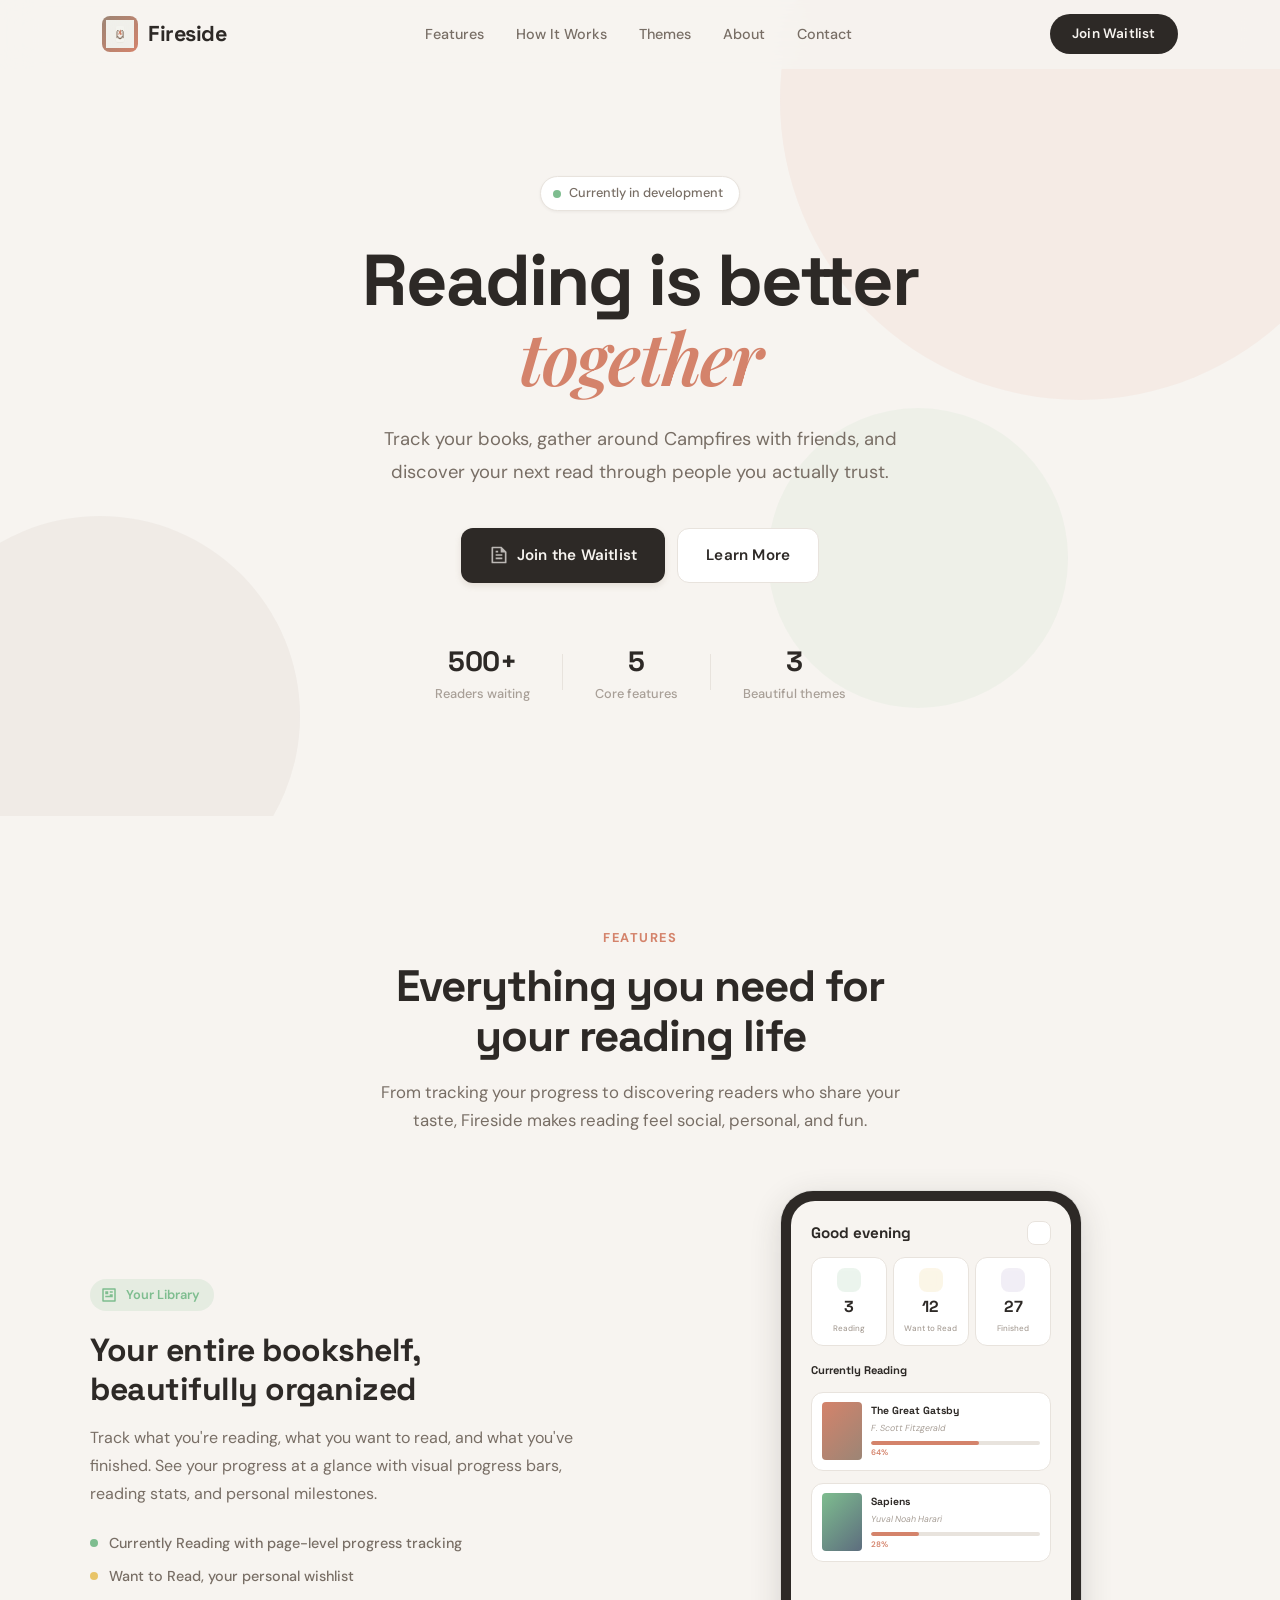
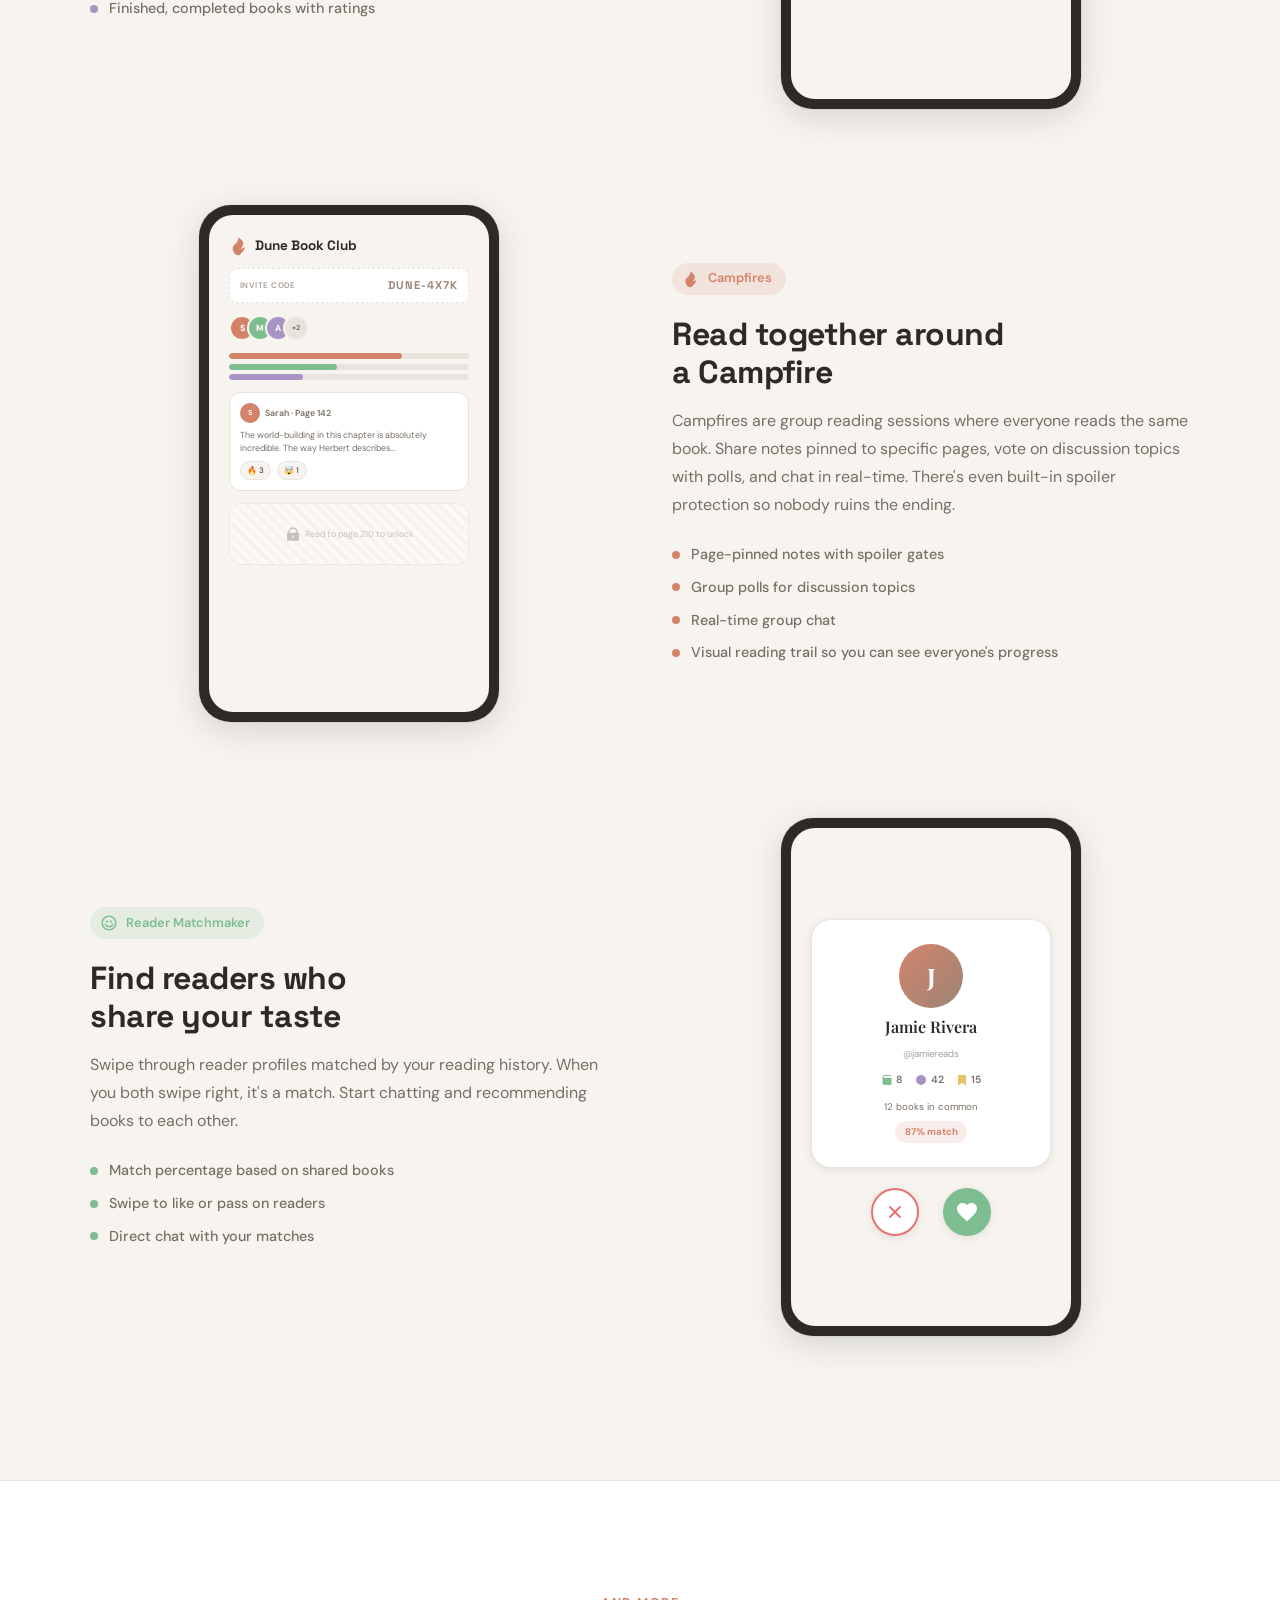
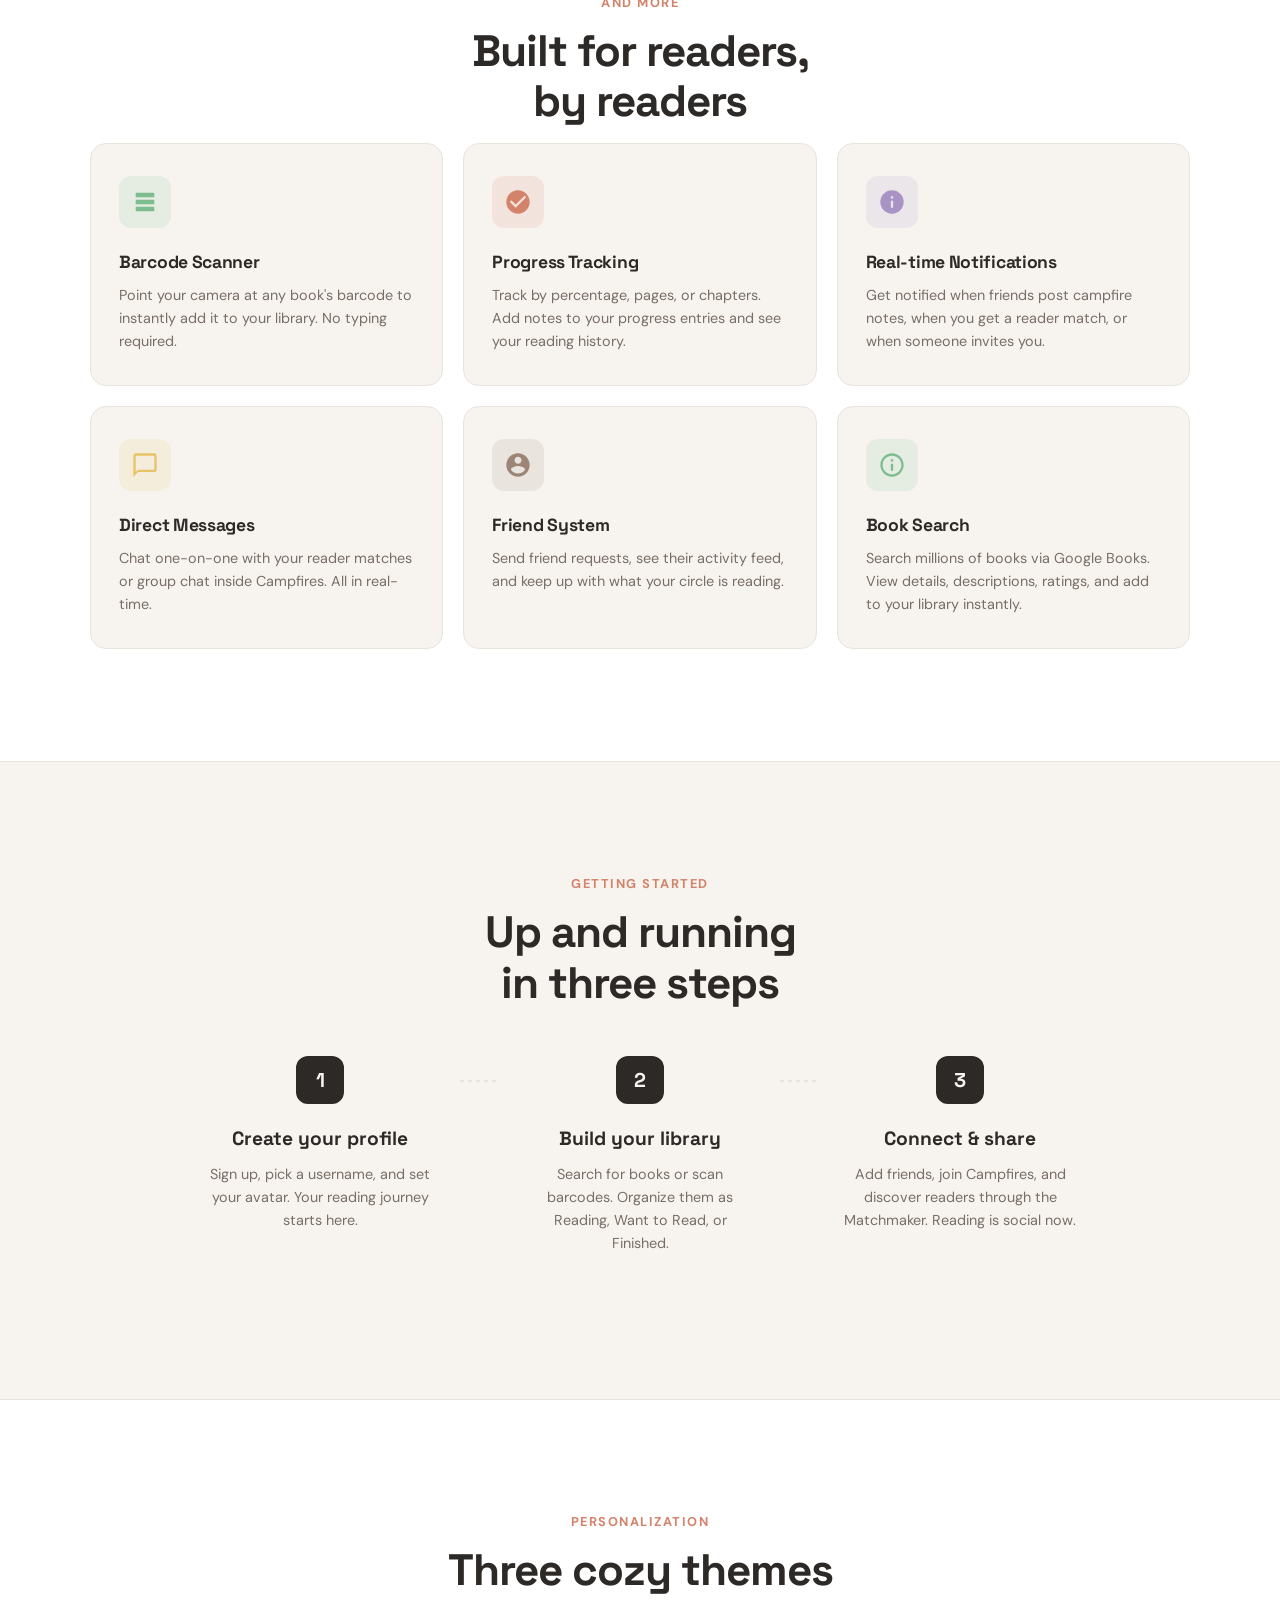
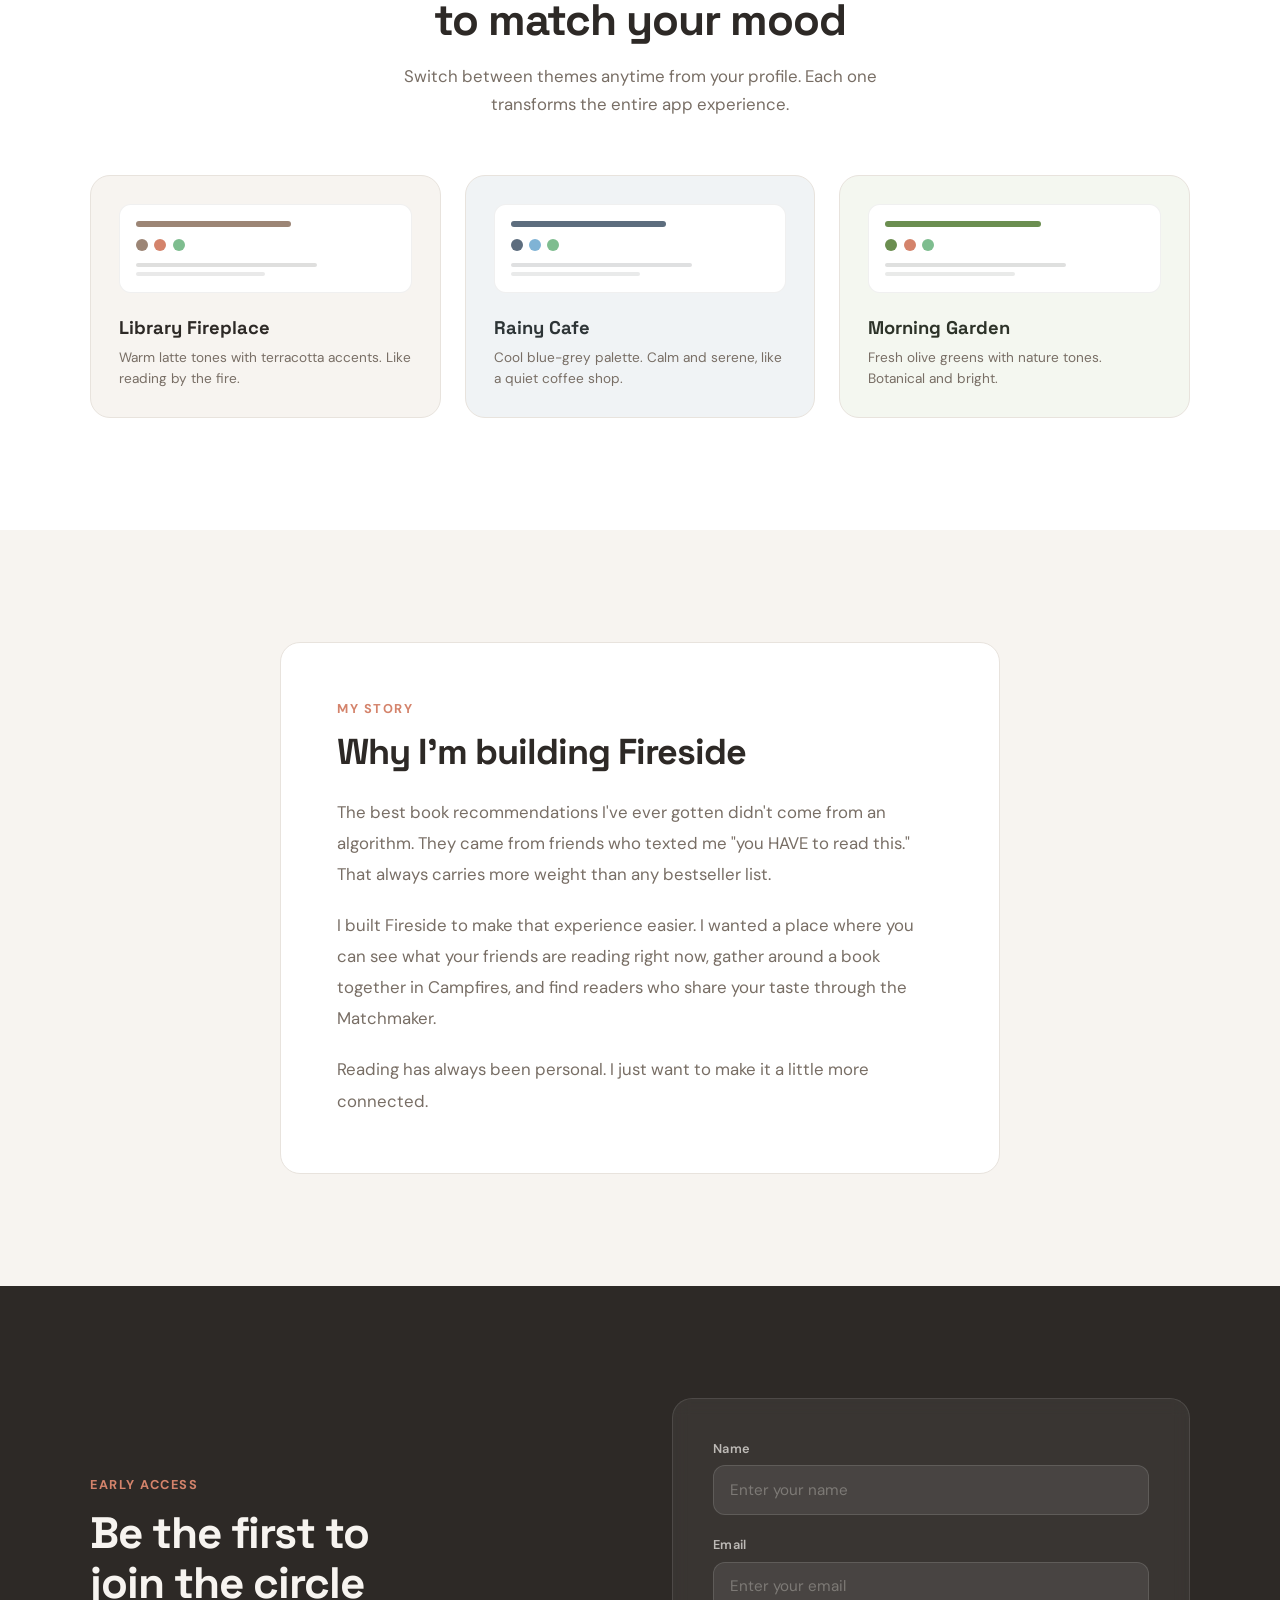
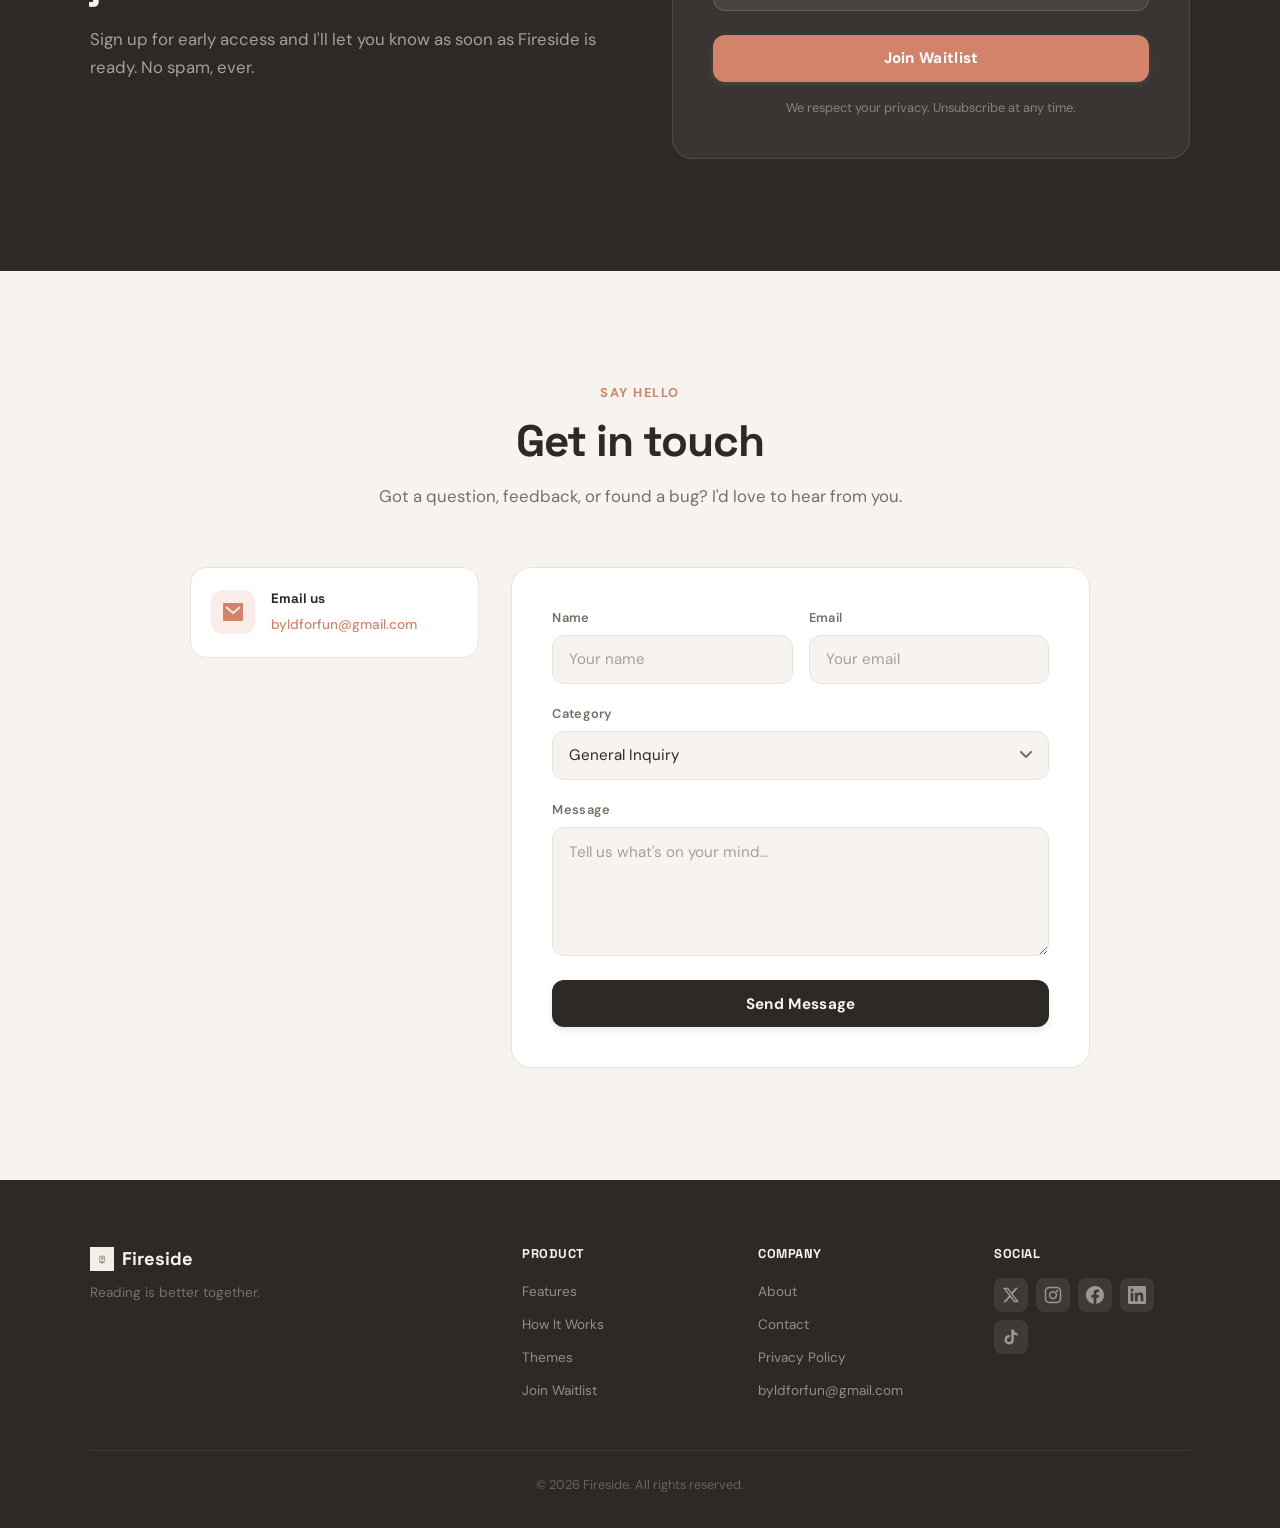
<file: index.html>
<!DOCTYPE html>
<html lang="en">
<head>
    <meta charset="UTF-8">
    <meta name="viewport" content="width=device-width, initial-scale=1.0">
    <title>Fireside - Read Together, Share Better</title>
    <link rel="stylesheet" href="styles.css">
    <link rel="preconnect" href="https://fonts.googleapis.com">
    <link rel="preconnect" href="https://fonts.gstatic.com" crossorigin>
    <link href="https://fonts.googleapis.com/css2?family=Space+Grotesk:wght@400;500;600;700;800&family=DM+Sans:wght@300;400;500;600;700&family=Playfair+Display:ital,wght@0,400;0,600;0,700;1,400&display=swap" rel="stylesheet">
</head>
<body>
    <!-- Sticky Navigation -->
    <nav class="navbar" id="navbar">
        <div class="nav-container">
            <a href="#" class="nav-brand">
                <div class="nav-brand-icon">
                    <img src="assets/logo.png" alt="Fireside logo" width="28" height="28">
                </div>
                <span>Fireside</span>
            </a>
            <ul class="nav-links" id="navLinks">
                <li><a href="#features">Features</a></li>
                <li><a href="#how-it-works">How It Works</a></li>
                <li><a href="#themes">Themes</a></li>
                <li><a href="#about">About</a></li>
                <li><a href="#contact">Contact</a></li>
            </ul>
            <a href="#waitlist" class="nav-cta">Join Waitlist</a>
            <button class="hamburger" id="hamburger" aria-label="Toggle menu">
                <span></span>
                <span></span>
                <span></span>
            </button>
        </div>
    </nav>

    <!-- Hero Section -->
    <section class="hero" id="hero">
        <div class="hero-bg-shapes">
            <div class="shape shape-1"></div>
            <div class="shape shape-2"></div>
            <div class="shape shape-3"></div>
        </div>
        <div class="hero-container">
            <div class="hero-badge reveal">
                <span class="badge-dot"></span>
                Currently in development
            </div>
            <h1 class="hero-heading reveal">
                Reading is better<br><em>together</em>
            </h1>
            <p class="hero-subtitle reveal">
                Track your books, gather around Campfires with friends, and discover your next read through people you actually trust.
            </p>
            <div class="hero-buttons reveal">
                <a href="#waitlist" class="btn btn-primary">
                    <svg width="20" height="20" viewBox="0 0 24 24" fill="none"><path d="M21 8V20.993A1 1 0 0120.007 22H3.993A.993.993 0 013 20.993V3.007C3 2.45 3.449 2 4.002 2h10.995L21 8zm-2 1h-5V4H5v16h14V9zM8 7h3v2H8V7zm0 4h8v2H8v-2zm0 4h8v2H8v-2z" fill="currentColor"/></svg>
                    Join the Waitlist
                </a>
                <a href="#features" class="btn btn-secondary">Learn More</a>
            </div>
            <div class="hero-stats reveal">
                <div class="hero-stat">
                    <span class="hero-stat-number">500+</span>
                    <span class="hero-stat-label">Readers waiting</span>
                </div>
                <div class="hero-stat-divider"></div>
                <div class="hero-stat">
                    <span class="hero-stat-number">5</span>
                    <span class="hero-stat-label">Core features</span>
                </div>
                <div class="hero-stat-divider"></div>
                <div class="hero-stat">
                    <span class="hero-stat-number">3</span>
                    <span class="hero-stat-label">Beautiful themes</span>
                </div>
            </div>
        </div>
    </section>

    <!-- Features Section -->
    <section class="section features-section" id="features">
        <div class="section-container">
            <div class="section-label reveal">Features</div>
            <h2 class="section-heading reveal">Everything you need for<br>your reading life</h2>
            <p class="section-subheading reveal">From tracking your progress to discovering readers who share your taste, Fireside makes reading feel social, personal, and fun.</p>

            <!-- Feature: Library -->
            <div class="feature-showcase reveal">
                <div class="feature-showcase-content">
                    <div class="feature-pill" style="--pill-bg: var(--reading); --pill-bg-light: var(--reading-light);">
                        <svg width="18" height="18" viewBox="0 0 24 24" fill="none"><path d="M4 3h16a1 1 0 011 1v16a1 1 0 01-1 1H4a1 1 0 01-1-1V4a1 1 0 011-1zm1 2v14h14V5H5zm2 2h4v4H7V7zm6 0h4v2h-4V7zm0 4h4v2h-4v-2zM7 13h10v2H7v-2z" fill="currentColor"/></svg>
                        Your Library
                    </div>
                    <h3>Your entire bookshelf,<br>beautifully organized</h3>
                    <p>Track what you're reading, what you want to read, and what you've finished. See your progress at a glance with visual progress bars, reading stats, and personal milestones.</p>
                    <ul class="feature-list">
                        <li>
                            <span class="feature-list-dot" style="background: var(--reading);"></span>
                            Currently Reading with page-level progress tracking
                        </li>
                        <li>
                            <span class="feature-list-dot" style="background: var(--want);"></span>
                            Want to Read, your personal wishlist
                        </li>
                        <li>
                            <span class="feature-list-dot" style="background: var(--finished);"></span>
                            Finished, completed books with ratings
                        </li>
                    </ul>
                </div>
                <div class="feature-showcase-visual">
                    <div class="phone-mockup">
                        <div class="phone-screen">
                            <div class="mock-library">
                                <div class="mock-header">
                                    <span class="mock-greeting">Good evening</span>
                                    <div class="mock-bell"></div>
                                </div>
                                <div class="mock-stats-row">
                                    <div class="mock-stat" style="--stat-color: var(--reading);">
                                        <div class="mock-stat-icon">
                                            <svg width="16" height="16" viewBox="0 0 24 24" fill="currentColor"><path d="M21 4H7a2 2 0 100 4h14v12a2 2 0 01-2 2H7a4 4 0 01-4-4V6a4 4 0 014-4h12a2 2 0 012 2z"/></svg>
                                        </div>
                                        <span class="mock-stat-num">3</span>
                                        <span class="mock-stat-label">Reading</span>
                                    </div>
                                    <div class="mock-stat" style="--stat-color: var(--want);">
                                        <div class="mock-stat-icon">
                                            <svg width="16" height="16" viewBox="0 0 24 24" fill="currentColor"><path d="M5 2h14a1 1 0 011 1v19.143a.5.5 0 01-.766.424L12 18.03l-7.234 4.536A.5.5 0 014 22.143V3a1 1 0 011-1z"/></svg>
                                        </div>
                                        <span class="mock-stat-num">12</span>
                                        <span class="mock-stat-label">Want to Read</span>
                                    </div>
                                    <div class="mock-stat" style="--stat-color: var(--finished);">
                                        <div class="mock-stat-icon">
                                            <svg width="16" height="16" viewBox="0 0 24 24" fill="currentColor"><path d="M9.9 12l-1.4-1.4L7.1 12 9.9 14.8l7.1-7.1-1.4-1.4-5.7 5.7zM12 2a10 10 0 100 20 10 10 0 000-20z"/></svg>
                                        </div>
                                        <span class="mock-stat-num">27</span>
                                        <span class="mock-stat-label">Finished</span>
                                    </div>
                                </div>
                                <div class="mock-section-title">Currently Reading</div>
                                <div class="mock-book-card">
                                    <div class="mock-book-cover" style="background: linear-gradient(135deg, #D4836B, #9C8575);"></div>
                                    <div class="mock-book-info">
                                        <span class="mock-book-title">The Great Gatsby</span>
                                        <span class="mock-book-author">F. Scott Fitzgerald</span>
                                        <div class="mock-progress-bar">
                                            <div class="mock-progress-fill" style="width: 64%;"></div>
                                        </div>
                                        <span class="mock-progress-text">64%</span>
                                    </div>
                                </div>
                                <div class="mock-book-card">
                                    <div class="mock-book-cover" style="background: linear-gradient(135deg, #7EBD8F, #5D6D7E);"></div>
                                    <div class="mock-book-info">
                                        <span class="mock-book-title">Sapiens</span>
                                        <span class="mock-book-author">Yuval Noah Harari</span>
                                        <div class="mock-progress-bar">
                                            <div class="mock-progress-fill" style="width: 28%;"></div>
                                        </div>
                                        <span class="mock-progress-text">28%</span>
                                    </div>
                                </div>
                            </div>
                        </div>
                    </div>
                </div>
            </div>

            <!-- Feature: Campfires -->
            <div class="feature-showcase reverse reveal">
                <div class="feature-showcase-content">
                    <div class="feature-pill" style="--pill-bg: var(--accent); --pill-bg-light: var(--accent-light);">
                        <svg width="18" height="18" viewBox="0 0 24 24" fill="none"><path d="M12 23a7.5 7.5 0 01-5.138-12.963C8.204 8.774 11.5 6.5 11 1.5c6 4 9 8 3 14 1 0 2.5 0 5-2.5.024.652.047 1.312-.5 2.5-.828 1.667-1.667 3.333-3.5 4.5A7.482 7.482 0 0112 23z" fill="currentColor"/></svg>
                        Campfires
                    </div>
                    <h3>Read together around<br>a Campfire</h3>
                    <p>Campfires are group reading sessions where everyone reads the same book. Share notes pinned to specific pages, vote on discussion topics with polls, and chat in real-time. There's even built-in spoiler protection so nobody ruins the ending.</p>
                    <ul class="feature-list">
                        <li>
                            <span class="feature-list-dot" style="background: var(--accent);"></span>
                            Page-pinned notes with spoiler gates
                        </li>
                        <li>
                            <span class="feature-list-dot" style="background: var(--accent);"></span>
                            Group polls for discussion topics
                        </li>
                        <li>
                            <span class="feature-list-dot" style="background: var(--accent);"></span>
                            Real-time group chat
                        </li>
                        <li>
                            <span class="feature-list-dot" style="background: var(--accent);"></span>
                            Visual reading trail so you can see everyone's progress
                        </li>
                    </ul>
                </div>
                <div class="feature-showcase-visual">
                    <div class="phone-mockup">
                        <div class="phone-screen">
                            <div class="mock-campfire">
                                <div class="mock-campfire-header">
                                    <svg width="20" height="20" viewBox="0 0 24 24" fill="var(--accent)"><path d="M12 23a7.5 7.5 0 01-5.138-12.963C8.204 8.774 11.5 6.5 11 1.5c6 4 9 8 3 14 1 0 2.5 0 5-2.5.024.652.047 1.312-.5 2.5-.828 1.667-1.667 3.333-3.5 4.5A7.482 7.482 0 0112 23z"/></svg>
                                    <span>Dune Book Club</span>
                                </div>
                                <div class="mock-invite-code">
                                    <span class="mock-invite-label">Invite Code</span>
                                    <span class="mock-invite-value">DUNE-4X7K</span>
                                </div>
                                <div class="mock-avatars-row">
                                    <div class="mock-avatar" style="background: var(--accent);">S</div>
                                    <div class="mock-avatar" style="background: var(--reading); margin-left: -8px;">M</div>
                                    <div class="mock-avatar" style="background: var(--finished); margin-left: -8px;">A</div>
                                    <div class="mock-avatar-more" style="margin-left: -8px;">+2</div>
                                </div>
                                <div class="mock-trail">
                                    <div class="mock-trail-bar">
                                        <div class="mock-trail-fill" style="width: 72%; background: var(--accent);"></div>
                                    </div>
                                    <div class="mock-trail-bar">
                                        <div class="mock-trail-fill" style="width: 45%; background: var(--reading);"></div>
                                    </div>
                                    <div class="mock-trail-bar">
                                        <div class="mock-trail-fill" style="width: 31%; background: var(--finished);"></div>
                                    </div>
                                </div>
                                <div class="mock-note-card">
                                    <div class="mock-note-header">
                                        <div class="mock-avatar-sm" style="background: var(--accent);">S</div>
                                        <span>Sarah &middot; Page 142</span>
                                    </div>
                                    <p class="mock-note-text">The world-building in this chapter is absolutely incredible. The way Herbert describes...</p>
                                    <div class="mock-reactions">
                                        <span class="mock-reaction">&#128293; 3</span>
                                        <span class="mock-reaction">&#129327; 1</span>
                                    </div>
                                </div>
                                <div class="mock-note-card spoiler">
                                    <div class="mock-spoiler-gate">
                                        <svg width="16" height="16" viewBox="0 0 24 24" fill="currentColor"><path d="M19 10h1a1 1 0 011 1v10a1 1 0 01-1 1H4a1 1 0 01-1-1V11a1 1 0 011-1h1V9a7 7 0 1114 0v1zm-2 0V9A5 5 0 007 9v1h10zm-6 4v4h2v-4h-2z"/></svg>
                                        Read to page 210 to unlock
                                    </div>
                                </div>
                            </div>
                        </div>
                    </div>
                </div>
            </div>

            <!-- Feature: Matchmaker -->
            <div class="feature-showcase reveal">
                <div class="feature-showcase-content">
                    <div class="feature-pill" style="--pill-bg: var(--reading); --pill-bg-light: rgba(126, 189, 143, 0.15);">
                        <svg width="18" height="18" viewBox="0 0 24 24" fill="none"><path d="M12 2C6.486 2 2 6.486 2 12s4.486 10 10 10 10-4.486 10-10S17.514 2 12 2zm0 18c-4.411 0-8-3.589-8-8s3.589-8 8-8 8 3.589 8 8-3.589 8-8 8z" fill="currentColor"/><path d="M9.5 8.5a1.5 1.5 0 100 3 1.5 1.5 0 000-3zm5 0a1.5 1.5 0 100 3 1.5 1.5 0 000-3zM12 18c3.28 0 6-2.57 6-5h-2c0 1.65-1.79 3-4 3s-4-1.35-4-3H6c0 2.43 2.72 5 6 5z" fill="currentColor"/></svg>
                        Reader Matchmaker
                    </div>
                    <h3>Find readers who<br>share your taste</h3>
                    <p>Swipe through reader profiles matched by your reading history. When you both swipe right, it's a match. Start chatting and recommending books to each other.</p>
                    <ul class="feature-list">
                        <li>
                            <span class="feature-list-dot" style="background: var(--reading);"></span>
                            Match percentage based on shared books
                        </li>
                        <li>
                            <span class="feature-list-dot" style="background: var(--reading);"></span>
                            Swipe to like or pass on readers
                        </li>
                        <li>
                            <span class="feature-list-dot" style="background: var(--reading);"></span>
                            Direct chat with your matches
                        </li>
                    </ul>
                </div>
                <div class="feature-showcase-visual">
                    <div class="phone-mockup">
                        <div class="phone-screen">
                            <div class="mock-matchmaker">
                                <div class="mock-match-card">
                                    <div class="mock-match-avatar" style="background: linear-gradient(135deg, var(--accent), var(--primary));">
                                        <span>J</span>
                                    </div>
                                    <span class="mock-match-name">Jamie Rivera</span>
                                    <span class="mock-match-user">@jamiereads</span>
                                    <div class="mock-match-stats">
                                        <span><svg width="12" height="12" viewBox="0 0 24 24" fill="var(--reading)"><path d="M21 4H7a2 2 0 100 4h14v12a2 2 0 01-2 2H7a4 4 0 01-4-4V6a4 4 0 014-4h12a2 2 0 012 2z"/></svg> 8</span>
                                        <span><svg width="12" height="12" viewBox="0 0 24 24" fill="var(--finished)"><path d="M9.9 12l-1.4-1.4L7.1 12 9.9 14.8l7.1-7.1-1.4-1.4-5.7 5.7zM12 2a10 10 0 100 20 10 10 0 000-20z"/></svg> 42</span>
                                        <span><svg width="12" height="12" viewBox="0 0 24 24" fill="var(--want)"><path d="M5 2h14a1 1 0 011 1v19.143a.5.5 0 01-.766.424L12 18.03l-7.234 4.536A.5.5 0 014 22.143V3a1 1 0 011-1z"/></svg> 15</span>
                                    </div>
                                    <div class="mock-match-shared">12 books in common</div>
                                    <div class="mock-match-badge">87% match</div>
                                </div>
                                <div class="mock-match-actions">
                                    <div class="mock-match-btn reject">
                                        <svg width="24" height="24" viewBox="0 0 24 24" fill="currentColor"><path d="M12 10.586l4.95-4.95 1.414 1.414L13.414 12l4.95 4.95-1.414 1.414L12 13.414l-4.95 4.95-1.414-1.414L10.586 12 5.636 7.05l1.414-1.414L12 10.586z"/></svg>
                                    </div>
                                    <div class="mock-match-btn accept">
                                        <svg width="24" height="24" viewBox="0 0 24 24" fill="currentColor"><path d="M12 21.35l-1.45-1.32C5.4 15.36 2 12.28 2 8.5 2 5.42 4.42 3 7.5 3c1.74 0 3.41.81 4.5 2.09C13.09 3.81 14.76 3 16.5 3 19.58 3 22 5.42 22 8.5c0 3.78-3.4 6.86-8.55 11.54L12 21.35z"/></svg>
                                    </div>
                                </div>
                            </div>
                        </div>
                    </div>
                </div>
            </div>
        </div>
    </section>

    <!-- More Features Grid -->
    <section class="section more-features-section">
        <div class="section-container">
            <div class="section-label reveal">And more</div>
            <h2 class="section-heading reveal">Built for readers,<br>by readers</h2>
            <div class="features-grid">
                <div class="feature-card reveal">
                    <div class="feature-card-icon" style="background: rgba(126, 189, 143, 0.15); color: var(--reading);">
                        <svg width="28" height="28" viewBox="0 0 24 24" fill="currentColor"><path d="M4 5a1 1 0 011-1h14a1 1 0 011 1v2a1 1 0 01-1 1H5a1 1 0 01-1-1V5zm0 6a1 1 0 011-1h14a1 1 0 011 1v2a1 1 0 01-1 1H5a1 1 0 01-1-1v-2zm0 6a1 1 0 011-1h14a1 1 0 011 1v2a1 1 0 01-1 1H5a1 1 0 01-1-1v-2z"/></svg>
                    </div>
                    <h3>Barcode Scanner</h3>
                    <p>Point your camera at any book's barcode to instantly add it to your library. No typing required.</p>
                </div>
                <div class="feature-card reveal">
                    <div class="feature-card-icon" style="background: rgba(212, 131, 107, 0.15); color: var(--accent);">
                        <svg width="28" height="28" viewBox="0 0 24 24" fill="currentColor"><path d="M12 2C6.48 2 2 6.48 2 12s4.48 10 10 10 10-4.48 10-10S17.52 2 12 2zm-2 15l-5-5 1.41-1.41L10 14.17l7.59-7.59L19 8l-9 9z"/></svg>
                    </div>
                    <h3>Progress Tracking</h3>
                    <p>Track by percentage, pages, or chapters. Add notes to your progress entries and see your reading history.</p>
                </div>
                <div class="feature-card reveal">
                    <div class="feature-card-icon" style="background: rgba(168, 147, 196, 0.15); color: var(--finished);">
                        <svg width="28" height="28" viewBox="0 0 24 24" fill="currentColor"><path d="M12 2a10 10 0 100 20 10 10 0 000-20zm1 15h-2v-6h2v6zm0-8h-2V7h2v2z"/></svg>
                    </div>
                    <h3>Real-time Notifications</h3>
                    <p>Get notified when friends post campfire notes, when you get a reader match, or when someone invites you.</p>
                </div>
                <div class="feature-card reveal">
                    <div class="feature-card-icon" style="background: rgba(232, 196, 104, 0.15); color: var(--want);">
                        <svg width="28" height="28" viewBox="0 0 24 24" fill="currentColor"><path d="M20 2H4c-1.1 0-2 .9-2 2v18l4-4h14c1.1 0 2-.9 2-2V4c0-1.1-.9-2-2-2zm0 14H6l-2 2V4h16v12z"/></svg>
                    </div>
                    <h3>Direct Messages</h3>
                    <p>Chat one-on-one with your reader matches or group chat inside Campfires. All in real-time.</p>
                </div>
                <div class="feature-card reveal">
                    <div class="feature-card-icon" style="background: rgba(156, 133, 117, 0.15); color: var(--primary);">
                        <svg width="28" height="28" viewBox="0 0 24 24" fill="currentColor"><path d="M12 2C6.48 2 2 6.48 2 12s4.48 10 10 10 10-4.48 10-10S17.52 2 12 2zm0 3c1.66 0 3 1.34 3 3s-1.34 3-3 3-3-1.34-3-3 1.34-3 3-3zm0 14.2a7.2 7.2 0 01-6-3.22c.03-1.99 4-3.08 6-3.08 1.99 0 5.97 1.09 6 3.08a7.2 7.2 0 01-6 3.22z"/></svg>
                    </div>
                    <h3>Friend System</h3>
                    <p>Send friend requests, see their activity feed, and keep up with what your circle is reading.</p>
                </div>
                <div class="feature-card reveal">
                    <div class="feature-card-icon" style="background: rgba(126, 189, 143, 0.15); color: var(--reading);">
                        <svg width="28" height="28" viewBox="0 0 24 24" fill="currentColor"><path d="M11 7h2v2h-2V7zm0 4h2v6h-2v-6zm1-9C6.48 2 2 6.48 2 12s4.48 10 10 10 10-4.48 10-10S17.52 2 12 2zm0 18c-4.41 0-8-3.59-8-8s3.59-8 8-8 8 3.59 8 8-3.59 8-8 8z"/></svg>
                    </div>
                    <h3>Book Search</h3>
                    <p>Search millions of books via Google Books. View details, descriptions, ratings, and add to your library instantly.</p>
                </div>
            </div>
        </div>
    </section>

    <!-- How It Works Section -->
    <section class="section how-it-works-section" id="how-it-works">
        <div class="section-container">
            <div class="section-label reveal">Getting started</div>
            <h2 class="section-heading reveal">Up and running<br>in three steps</h2>
            <div class="steps-grid">
                <div class="step-card reveal">
                    <div class="step-number">1</div>
                    <h3>Create your profile</h3>
                    <p>Sign up, pick a username, and set your avatar. Your reading journey starts here.</p>
                </div>
                <div class="step-connector reveal">
                    <svg width="40" height="2" viewBox="0 0 40 2"><line x1="0" y1="1" x2="40" y2="1" stroke="var(--border)" stroke-width="2" stroke-dasharray="4 4"/></svg>
                </div>
                <div class="step-card reveal">
                    <div class="step-number">2</div>
                    <h3>Build your library</h3>
                    <p>Search for books or scan barcodes. Organize them as Reading, Want to Read, or Finished.</p>
                </div>
                <div class="step-connector reveal">
                    <svg width="40" height="2" viewBox="0 0 40 2"><line x1="0" y1="1" x2="40" y2="1" stroke="var(--border)" stroke-width="2" stroke-dasharray="4 4"/></svg>
                </div>
                <div class="step-card reveal">
                    <div class="step-number">3</div>
                    <h3>Connect & share</h3>
                    <p>Add friends, join Campfires, and discover readers through the Matchmaker. Reading is social now.</p>
                </div>
            </div>
        </div>
    </section>

    <!-- Themes Section -->
    <section class="section themes-section" id="themes">
        <div class="section-container">
            <div class="section-label reveal">Personalization</div>
            <h2 class="section-heading reveal">Three cozy themes<br>to match your mood</h2>
            <p class="section-subheading reveal">Switch between themes anytime from your profile. Each one transforms the entire app experience.</p>
            <div class="themes-grid">
                <div class="theme-card reveal" style="--theme-primary: #9C8575; --theme-accent: #D4836B; --theme-bg: #F7F4F0; --theme-surface: #FFFFFF; --theme-text: #2D2926;">
                    <div class="theme-preview">
                        <div class="theme-preview-bar" style="background: var(--theme-primary);"></div>
                        <div class="theme-preview-dots">
                            <span style="background: var(--theme-primary);"></span>
                            <span style="background: var(--theme-accent);"></span>
                            <span style="background: #7EBD8F;"></span>
                        </div>
                        <div class="theme-preview-lines">
                            <div style="width: 70%; background: var(--theme-text); opacity: 0.15;"></div>
                            <div style="width: 50%; background: var(--theme-text); opacity: 0.1;"></div>
                        </div>
                    </div>
                    <h3>Library Fireplace</h3>
                    <p>Warm latte tones with terracotta accents. Like reading by the fire.</p>
                </div>
                <div class="theme-card reveal" style="--theme-primary: #5D6D7E; --theme-accent: #7FB3D5; --theme-bg: #F0F3F5; --theme-surface: #FFFFFF; --theme-text: #2D3436;">
                    <div class="theme-preview">
                        <div class="theme-preview-bar" style="background: var(--theme-primary);"></div>
                        <div class="theme-preview-dots">
                            <span style="background: var(--theme-primary);"></span>
                            <span style="background: var(--theme-accent);"></span>
                            <span style="background: #7EBD8F;"></span>
                        </div>
                        <div class="theme-preview-lines">
                            <div style="width: 70%; background: var(--theme-text); opacity: 0.15;"></div>
                            <div style="width: 50%; background: var(--theme-text); opacity: 0.1;"></div>
                        </div>
                    </div>
                    <h3>Rainy Cafe</h3>
                    <p>Cool blue-grey palette. Calm and serene, like a quiet coffee shop.</p>
                </div>
                <div class="theme-card reveal" style="--theme-primary: #6B8E50; --theme-accent: #D4836B; --theme-bg: #F4F7F0; --theme-surface: #FFFFFF; --theme-text: #2D3329;">
                    <div class="theme-preview">
                        <div class="theme-preview-bar" style="background: var(--theme-primary);"></div>
                        <div class="theme-preview-dots">
                            <span style="background: var(--theme-primary);"></span>
                            <span style="background: var(--theme-accent);"></span>
                            <span style="background: #7EBD8F;"></span>
                        </div>
                        <div class="theme-preview-lines">
                            <div style="width: 70%; background: var(--theme-text); opacity: 0.15;"></div>
                            <div style="width: 50%; background: var(--theme-text); opacity: 0.1;"></div>
                        </div>
                    </div>
                    <h3>Morning Garden</h3>
                    <p>Fresh olive greens with nature tones. Botanical and bright.</p>
                </div>
            </div>
        </div>
    </section>

    <!-- About / Mission Section -->
    <section class="section about-section" id="about">
        <div class="section-container">
            <div class="about-card reveal">
                <div class="section-label">My story</div>
                <h2 class="section-heading">Why I'm building Fireside</h2>
                <div class="about-content">
                    <p>The best book recommendations I've ever gotten didn't come from an algorithm. They came from friends who texted me "you HAVE to read this." That always carries more weight than any bestseller list.</p>
                    <p>I built Fireside to make that experience easier. I wanted a place where you can see what your friends are reading right now, gather around a book together in Campfires, and find readers who share your taste through the Matchmaker.</p>
                    <p>Reading has always been personal. I just want to make it a little more connected.</p>
                </div>
            </div>
        </div>
    </section>

    <!-- Waitlist Signup Section -->
    <section class="section waitlist-section" id="waitlist">
        <div class="section-container">
            <div class="waitlist-wrapper reveal">
                <div class="waitlist-content">
                    <div class="section-label">Early access</div>
                    <h2 class="waitlist-heading">Be the first to<br>join the circle</h2>
                    <p class="waitlist-description">Sign up for early access and I'll let you know as soon as Fireside is ready. No spam, ever.</p>
                </div>
                <div class="waitlist-card">
                    <form id="signupForm" class="signup-form">
                        <div class="form-group">
                            <label for="name">Name</label>
                            <input
                                type="text"
                                id="name"
                                name="name"
                                placeholder="Enter your name"
                                required
                            >
                        </div>

                        <div class="form-group">
                            <label for="email">Email</label>
                            <input
                                type="email"
                                id="email"
                                name="email"
                                placeholder="Enter your email"
                                required
                            >
                        </div>

                        <button type="submit" class="submit-btn" id="submitBtn">
                            <span class="btn-text">Join Waitlist</span>
                            <span class="btn-loader" style="display: none;">
                                <span class="loader"></span>
                            </span>
                        </button>

                        <div class="form-message" id="formMessage"></div>
                    </form>

                    <p class="privacy-note">
                        We respect your privacy. Unsubscribe at any time.
                    </p>
                </div>
            </div>
        </div>
    </section>

    <!-- Contact / Bug Report Section -->
    <section class="section contact-section" id="contact">
        <div class="section-container">
            <div class="section-label reveal">Say hello</div>
            <h2 class="section-heading reveal">Get in touch</h2>
            <p class="section-subheading reveal">Got a question, feedback, or found a bug? I'd love to hear from you.</p>
            <div class="contact-wrapper">
                <div class="contact-info reveal">
                    <div class="contact-info-card">
                        <div class="contact-info-icon">
                            <svg width="24" height="24" viewBox="0 0 24 24" fill="currentColor"><path d="M3 3h18a1 1 0 011 1v16a1 1 0 01-1 1H3a1 1 0 01-1-1V4a1 1 0 011-1zm9.06 8.683L5.648 6.238 4.353 7.762l7.72 6.555 7.581-6.56-1.308-1.513-6.286 5.439z"/></svg>
                        </div>
                        <div>
                            <h4>Email us</h4>
                            <a href="mailto:byldforfun@gmail.com">byldforfun@gmail.com</a>
                        </div>
                    </div>
                </div>
                <div class="contact-card reveal">
                    <form id="contactForm" class="contact-form">
                        <div class="form-row">
                            <div class="form-group">
                                <label for="contactName">Name</label>
                                <input type="text" id="contactName" name="contactName" placeholder="Your name" required>
                            </div>
                            <div class="form-group">
                                <label for="contactEmail">Email</label>
                                <input type="email" id="contactEmail" name="contactEmail" placeholder="Your email" required>
                            </div>
                        </div>
                        <div class="form-group">
                            <label for="contactCategory">Category</label>
                            <select id="contactCategory" name="contactCategory">
                                <option value="General Inquiry">General Inquiry</option>
                                <option value="Bug Report">Bug Report</option>
                                <option value="Feedback">Feedback</option>
                                <option value="Feature Request">Feature Request</option>
                            </select>
                        </div>
                        <div class="form-group">
                            <label for="contactMessage">Message</label>
                            <textarea id="contactMessage" name="contactMessage" placeholder="Tell us what's on your mind..." rows="5" required></textarea>
                        </div>
                        <button type="submit" class="submit-btn">Send Message</button>
                    </form>
                </div>
            </div>
        </div>
    </section>

    <!-- Footer -->
    <footer class="footer">
        <div class="footer-container">
            <div class="footer-grid">
                <div class="footer-brand">
                    <div class="footer-logo">
                        <img src="assets/logo.png" alt="Fireside logo" width="24" height="24">
                        <span>Fireside</span>
                    </div>
                    <p class="footer-tagline">Reading is better together.</p>
                </div>
                <div class="footer-links-col">
                    <h4>Product</h4>
                    <ul>
                        <li><a href="#features">Features</a></li>
                        <li><a href="#how-it-works">How It Works</a></li>
                        <li><a href="#themes">Themes</a></li>
                        <li><a href="#waitlist">Join Waitlist</a></li>
                    </ul>
                </div>
                <div class="footer-links-col">
                    <h4>Company</h4>
                    <ul>
                        <li><a href="#about">About</a></li>
                        <li><a href="#contact">Contact</a></li>
                        <li><a href="privacy/">Privacy Policy</a></li>
                        <li><a href="mailto:byldforfun@gmail.com">byldforfun@gmail.com</a></li>
                    </ul>
                </div>
                <div class="footer-links-col">
                    <h4>Social</h4>
                    <div class="social-links">
                        <a href="https://twitter.com" target="_blank" rel="noopener noreferrer" aria-label="Twitter">
                            <svg width="18" height="18" viewBox="0 0 24 24" fill="none" xmlns="http://www.w3.org/2000/svg">
                                <path d="M18.244 2.25h3.308l-7.227 8.26 8.502 11.24H16.17l-5.214-6.817L4.99 21.75H1.68l7.73-8.835L1.254 2.25H8.08l4.713 6.231zm-1.161 17.52h1.833L7.084 4.126H5.117z" fill="currentColor"/>
                            </svg>
                        </a>
                        <a href="https://instagram.com" target="_blank" rel="noopener noreferrer" aria-label="Instagram">
                            <svg width="18" height="18" viewBox="0 0 24 24" fill="none" xmlns="http://www.w3.org/2000/svg">
                                <rect x="2" y="2" width="20" height="20" rx="5" stroke="currentColor" stroke-width="2"/>
                                <circle cx="12" cy="12" r="4.5" stroke="currentColor" stroke-width="2"/>
                                <circle cx="17.5" cy="6.5" r="1.5" fill="currentColor"/>
                            </svg>
                        </a>
                        <a href="https://facebook.com" target="_blank" rel="noopener noreferrer" aria-label="Facebook">
                            <svg width="18" height="18" viewBox="0 0 24 24" fill="none" xmlns="http://www.w3.org/2000/svg">
                                <path d="M24 12.073c0-6.627-5.373-12-12-12s-12 5.373-12 12c0 5.99 4.388 10.954 10.125 11.854v-8.385H7.078v-3.47h3.047V9.43c0-3.007 1.792-4.669 4.533-4.669 1.312 0 2.686.235 2.686.235v2.953H15.83c-1.491 0-1.956.925-1.956 1.874v2.25h3.328l-.532 3.47h-2.796v8.385C19.612 23.027 24 18.062 24 12.073z" fill="currentColor"/>
                            </svg>
                        </a>
                        <a href="https://linkedin.com" target="_blank" rel="noopener noreferrer" aria-label="LinkedIn">
                            <svg width="18" height="18" viewBox="0 0 24 24" fill="none" xmlns="http://www.w3.org/2000/svg">
                                <path d="M20.447 20.452h-3.554v-5.569c0-1.328-.027-3.037-1.852-3.037-1.853 0-2.136 1.445-2.136 2.939v5.667H9.351V9h3.414v1.561h.046c.477-.9 1.637-1.85 3.37-1.85 3.601 0 4.267 2.37 4.267 5.455v6.286zM5.337 7.433c-1.144 0-2.063-.926-2.063-2.065 0-1.138.92-2.063 2.063-2.063 1.14 0 2.064.925 2.064 2.063 0 1.139-.925 2.065-2.064 2.065zm1.782 13.019H3.555V9h3.564v11.452zM22.225 0H1.771C.792 0 0 .774 0 1.729v20.542C0 23.227.792 24 1.771 24h20.451C23.2 24 24 23.227 24 22.271V1.729C24 .774 23.2 0 22.222 0h.003z" fill="currentColor"/>
                            </svg>
                        </a>
                        <a href="https://tiktok.com" target="_blank" rel="noopener noreferrer" aria-label="TikTok">
                            <svg width="18" height="18" viewBox="0 0 24 24" fill="none" xmlns="http://www.w3.org/2000/svg">
                                <path d="M19.59 6.69a4.83 4.83 0 0 1-3.77-4.25V2h-3.45v13.67a2.89 2.89 0 0 1-5.2 1.74 2.89 2.89 0 0 1 2.31-4.64 2.93 2.93 0 0 1 .88.13V9.4a6.84 6.84 0 0 0-1-.05A6.33 6.33 0 0 0 5 20.1a6.34 6.34 0 0 0 10.86-4.43v-7a8.16 8.16 0 0 0 4.77 1.52v-3.4a4.85 4.85 0 0 1-1-.1z" fill="currentColor"/>
                            </svg>
                        </a>
                    </div>
                </div>
            </div>
            <div class="footer-bottom">
                <p>&copy; 2026 Fireside. All rights reserved.</p>
            </div>
        </div>
    </footer>

    <script src="script.js"></script>
</body>
</html>
</file>
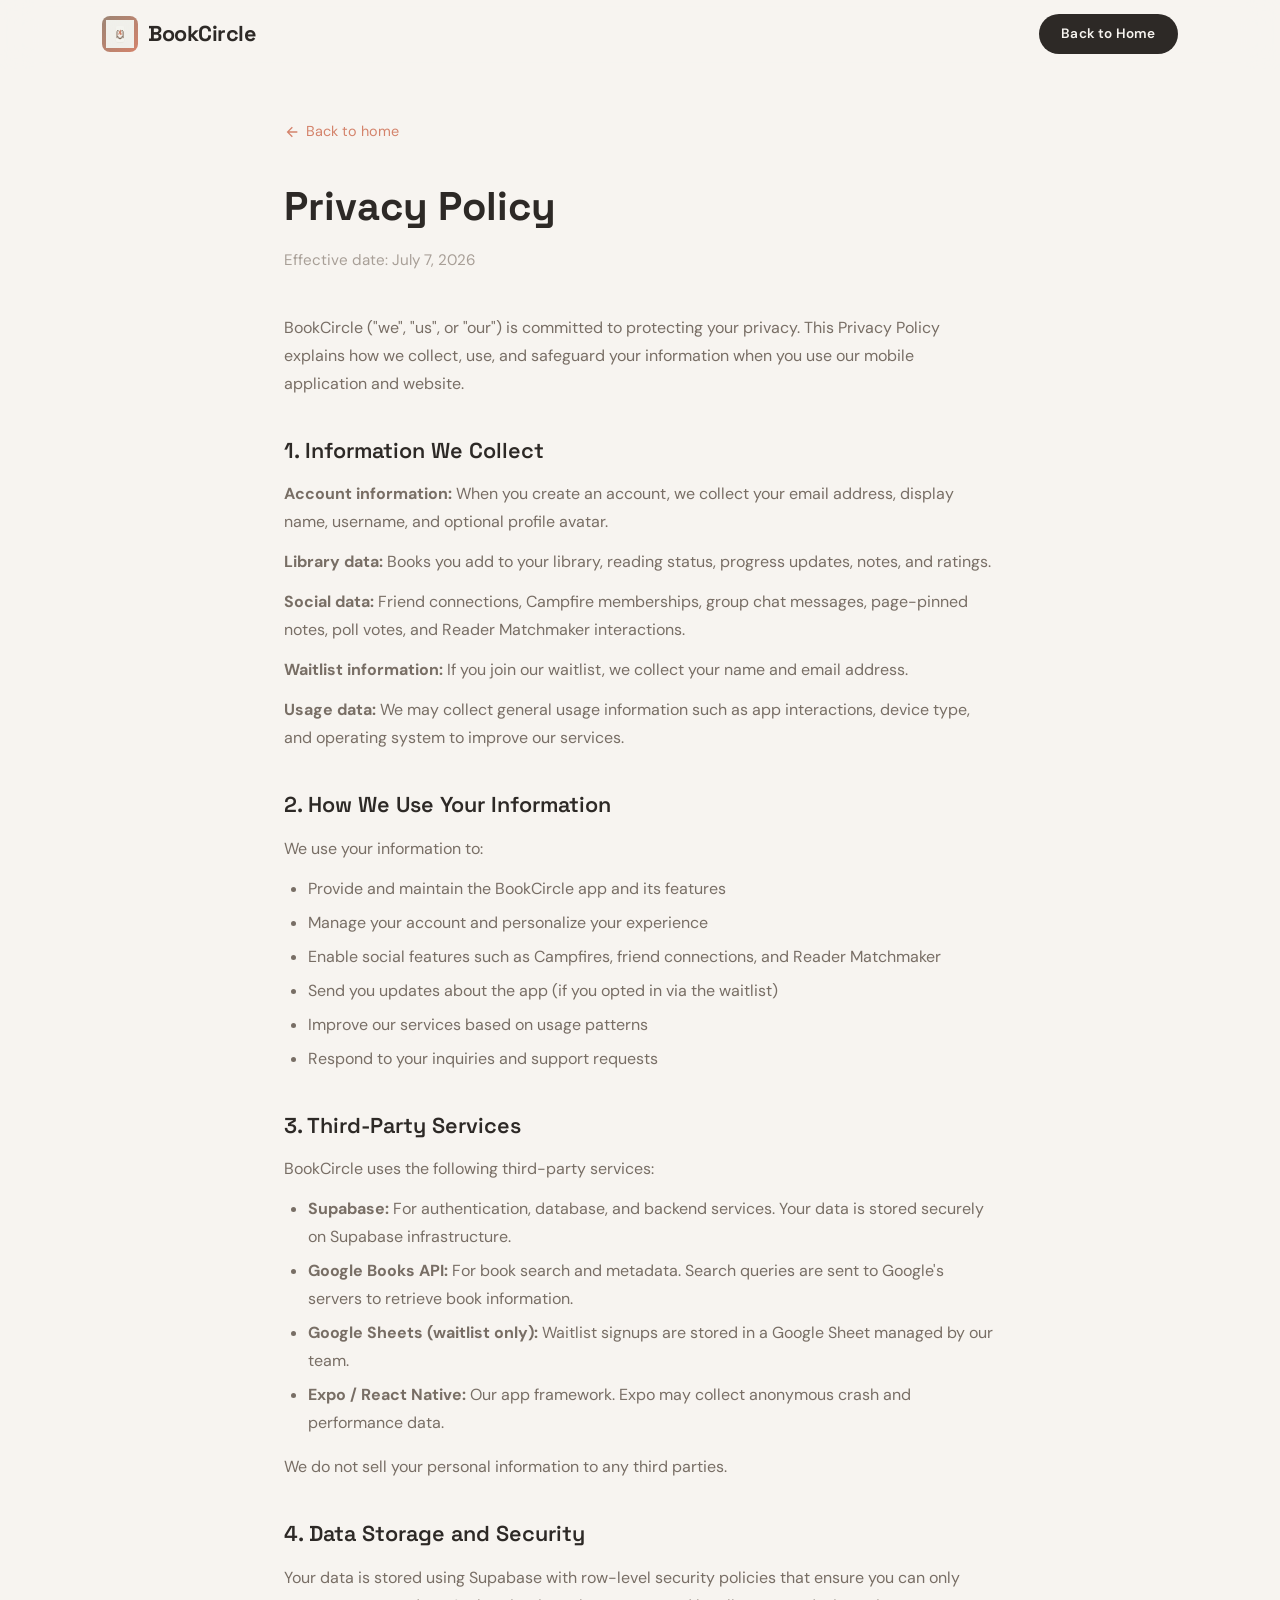
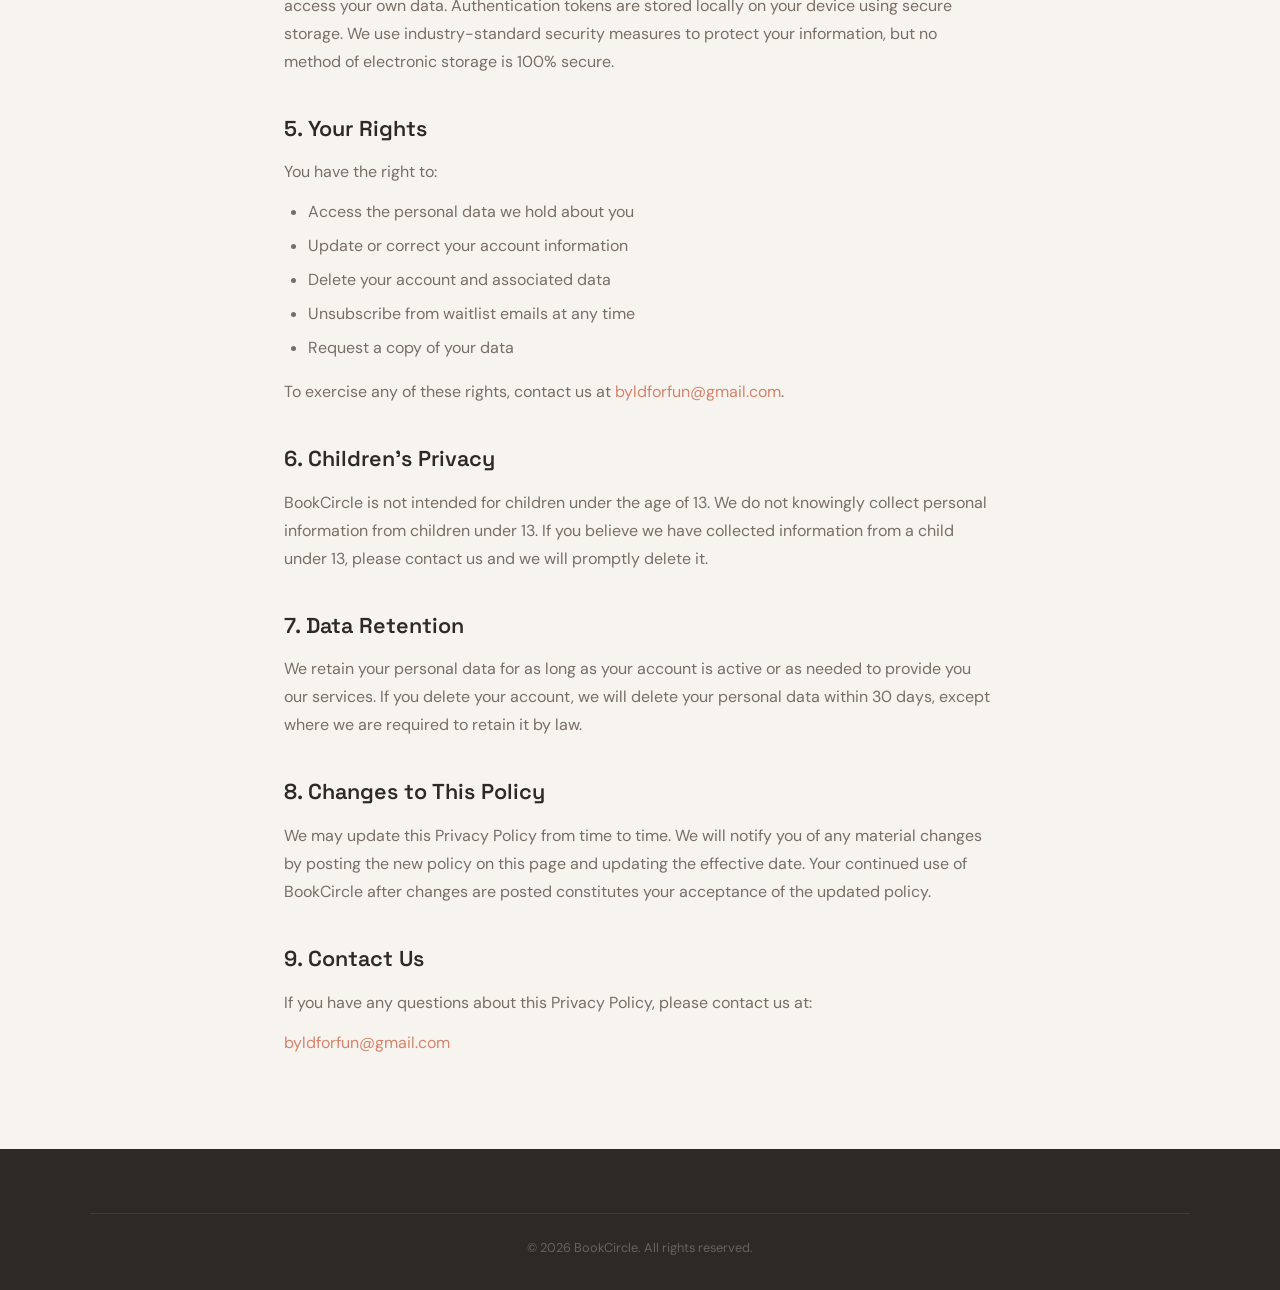
<file: privacy/index.html>
<!DOCTYPE html>
<html lang="en">
<head>
    <meta charset="UTF-8">
    <meta name="viewport" content="width=device-width, initial-scale=1.0">
    <title>Privacy Policy - BookCircle</title>
    <link rel="stylesheet" href="../styles.css">
    <link rel="preconnect" href="https://fonts.googleapis.com">
    <link rel="preconnect" href="https://fonts.gstatic.com" crossorigin>
    <link href="https://fonts.googleapis.com/css2?family=Space+Grotesk:wght@400;500;600;700;800&family=DM+Sans:wght@300;400;500;600;700&family=Playfair+Display:ital,wght@0,400;0,600;0,700;1,400&display=swap" rel="stylesheet">
    <style>
        .legal-page {
            padding: 120px 24px 80px;
            max-width: 760px;
            margin: 0 auto;
        }
        .legal-page h1 {
            font-family: var(--font-heading);
            font-size: 2.5rem;
            font-weight: 700;
            margin-bottom: 8px;
            color: var(--text-primary);
        }
        .legal-page .effective-date {
            font-size: 0.95rem;
            color: var(--text-tertiary);
            margin-bottom: 40px;
        }
        .legal-page h2 {
            font-family: var(--font-heading);
            font-size: 1.35rem;
            font-weight: 600;
            margin-top: 36px;
            margin-bottom: 12px;
            color: var(--text-primary);
        }
        .legal-page p,
        .legal-page li {
            font-size: 1rem;
            line-height: 1.75;
            color: var(--text-secondary);
            margin-bottom: 12px;
        }
        .legal-page ul {
            padding-left: 24px;
            margin-bottom: 16px;
        }
        .legal-page li {
            margin-bottom: 6px;
        }
        .legal-page a {
            color: var(--accent);
            text-decoration: none;
        }
        .legal-page a:hover {
            text-decoration: underline;
        }
        .legal-back {
            display: inline-flex;
            align-items: center;
            gap: 6px;
            font-family: var(--font-body);
            font-size: 0.9rem;
            color: var(--text-tertiary);
            text-decoration: none;
            margin-bottom: 32px;
            transition: color 0.2s;
        }
        .legal-back:hover {
            color: var(--accent);
        }
    </style>
</head>
<body>
    <!-- Sticky Navigation -->
    <nav class="navbar" id="navbar">
        <div class="nav-container">
            <a href="../" class="nav-brand">
                <div class="nav-brand-icon">
                    <img src="../assets/logo.png" alt="Fireside logo" width="28" height="28">
                </div>
                <span>BookCircle</span>
            </a>
            <a href="../" class="nav-cta">Back to Home</a>
        </div>
    </nav>

    <main class="legal-page">
        <a href="../" class="legal-back">
            <svg width="16" height="16" viewBox="0 0 24 24" fill="currentColor"><path d="M7.828 11H20v2H7.828l5.364 5.364-1.414 1.414L4 12l7.778-7.778 1.414 1.414L7.828 11z"/></svg>
            Back to home
        </a>

        <h1>Privacy Policy</h1>
        <p class="effective-date">Effective date: July 7, 2026</p>

        <p>BookCircle ("we", "us", or "our") is committed to protecting your privacy. This Privacy Policy explains how we collect, use, and safeguard your information when you use our mobile application and website.</p>

        <h2>1. Information We Collect</h2>
        <p><strong>Account information:</strong> When you create an account, we collect your email address, display name, username, and optional profile avatar.</p>
        <p><strong>Library data:</strong> Books you add to your library, reading status, progress updates, notes, and ratings.</p>
        <p><strong>Social data:</strong> Friend connections, Campfire memberships, group chat messages, page-pinned notes, poll votes, and Reader Matchmaker interactions.</p>
        <p><strong>Waitlist information:</strong> If you join our waitlist, we collect your name and email address.</p>
        <p><strong>Usage data:</strong> We may collect general usage information such as app interactions, device type, and operating system to improve our services.</p>

        <h2>2. How We Use Your Information</h2>
        <p>We use your information to:</p>
        <ul>
            <li>Provide and maintain the BookCircle app and its features</li>
            <li>Manage your account and personalize your experience</li>
            <li>Enable social features such as Campfires, friend connections, and Reader Matchmaker</li>
            <li>Send you updates about the app (if you opted in via the waitlist)</li>
            <li>Improve our services based on usage patterns</li>
            <li>Respond to your inquiries and support requests</li>
        </ul>

        <h2>3. Third-Party Services</h2>
        <p>BookCircle uses the following third-party services:</p>
        <ul>
            <li><strong>Supabase:</strong> For authentication, database, and backend services. Your data is stored securely on Supabase infrastructure.</li>
            <li><strong>Google Books API:</strong> For book search and metadata. Search queries are sent to Google's servers to retrieve book information.</li>
            <li><strong>Google Sheets (waitlist only):</strong> Waitlist signups are stored in a Google Sheet managed by our team.</li>
            <li><strong>Expo / React Native:</strong> Our app framework. Expo may collect anonymous crash and performance data.</li>
        </ul>
        <p>We do not sell your personal information to any third parties.</p>

        <h2>4. Data Storage and Security</h2>
        <p>Your data is stored using Supabase with row-level security policies that ensure you can only access your own data. Authentication tokens are stored locally on your device using secure storage. We use industry-standard security measures to protect your information, but no method of electronic storage is 100% secure.</p>

        <h2>5. Your Rights</h2>
        <p>You have the right to:</p>
        <ul>
            <li>Access the personal data we hold about you</li>
            <li>Update or correct your account information</li>
            <li>Delete your account and associated data</li>
            <li>Unsubscribe from waitlist emails at any time</li>
            <li>Request a copy of your data</li>
        </ul>
        <p>To exercise any of these rights, contact us at <a href="mailto:byldforfun@gmail.com">byldforfun@gmail.com</a>.</p>

        <h2>6. Children's Privacy</h2>
        <p>BookCircle is not intended for children under the age of 13. We do not knowingly collect personal information from children under 13. If you believe we have collected information from a child under 13, please contact us and we will promptly delete it.</p>

        <h2>7. Data Retention</h2>
        <p>We retain your personal data for as long as your account is active or as needed to provide you our services. If you delete your account, we will delete your personal data within 30 days, except where we are required to retain it by law.</p>

        <h2>8. Changes to This Policy</h2>
        <p>We may update this Privacy Policy from time to time. We will notify you of any material changes by posting the new policy on this page and updating the effective date. Your continued use of BookCircle after changes are posted constitutes your acceptance of the updated policy.</p>

        <h2>9. Contact Us</h2>
        <p>If you have any questions about this Privacy Policy, please contact us at:</p>
        <p><a href="mailto:byldforfun@gmail.com">byldforfun@gmail.com</a></p>
    </main>

    <!-- Footer -->
    <footer class="footer">
        <div class="footer-container">
            <div class="footer-bottom">
                <p>&copy; 2026 BookCircle. All rights reserved.</p>
            </div>
        </div>
    </footer>
</body>
</html>
</file>
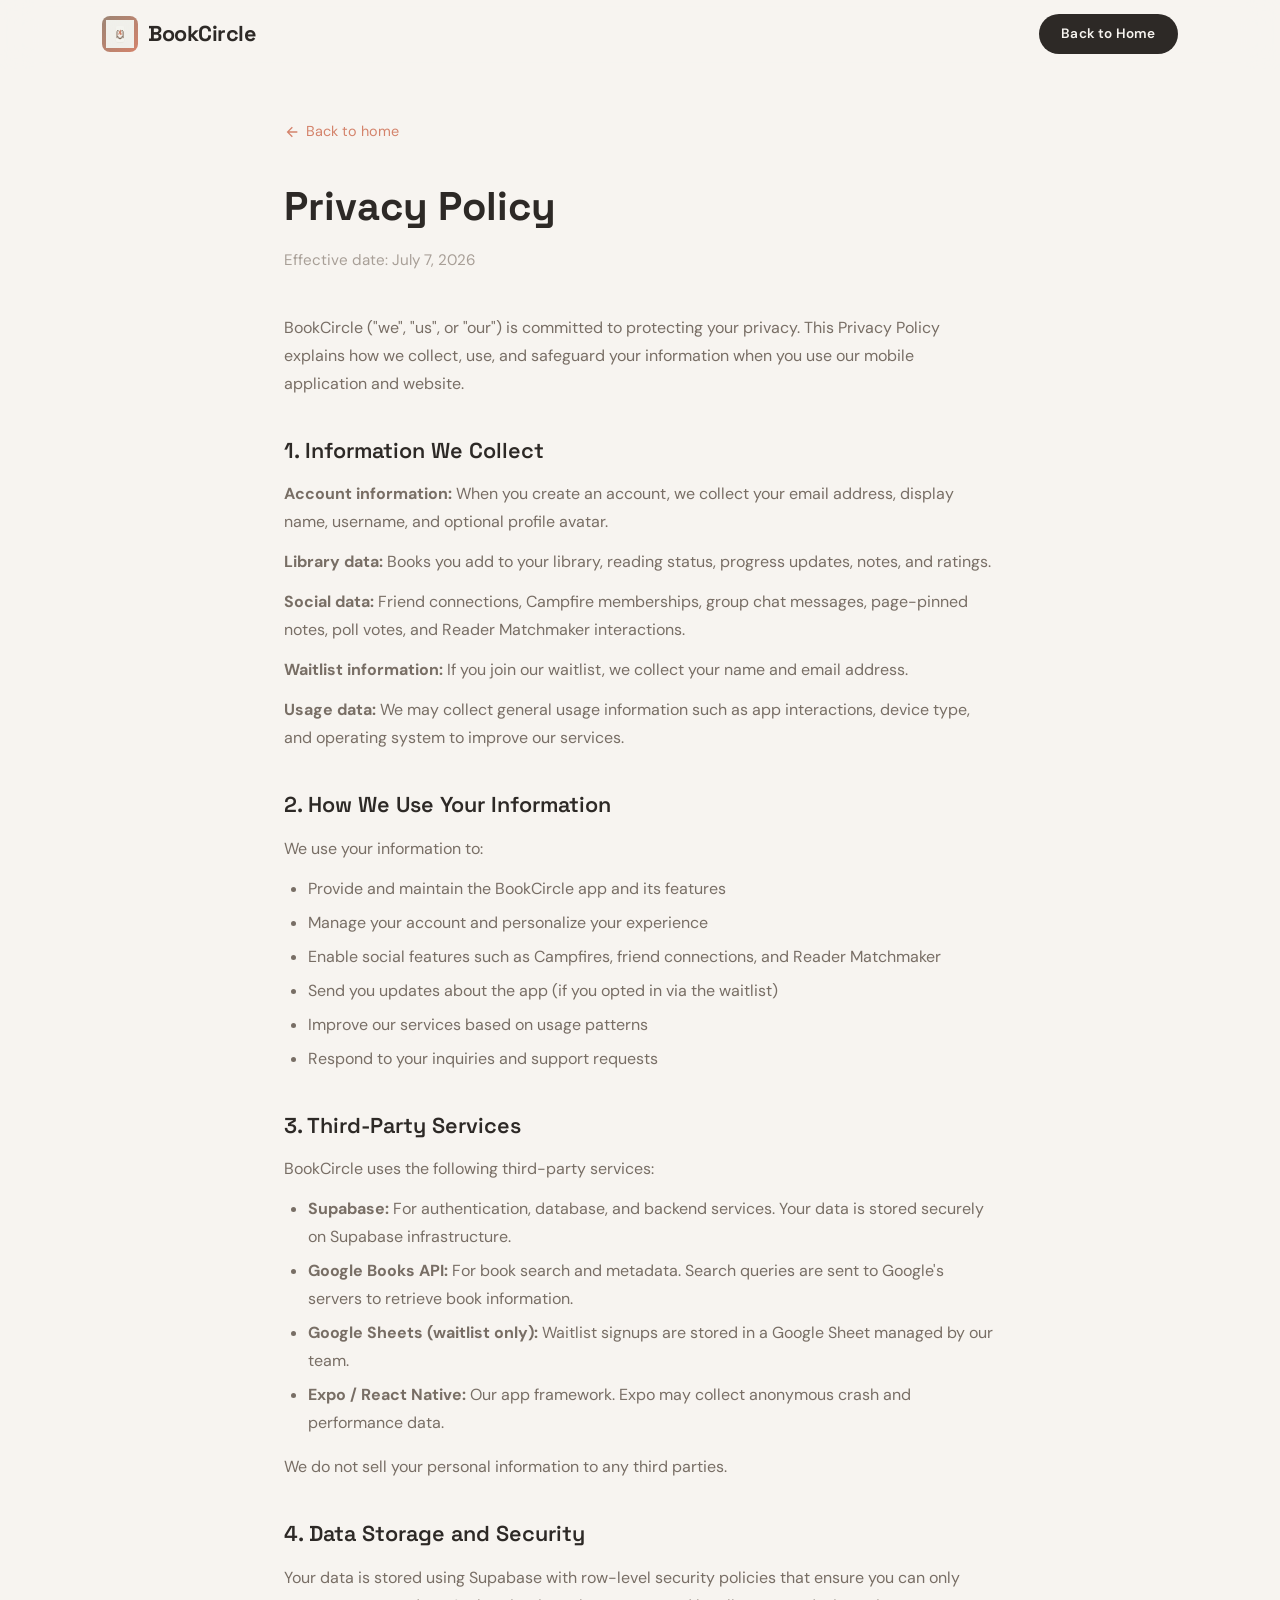
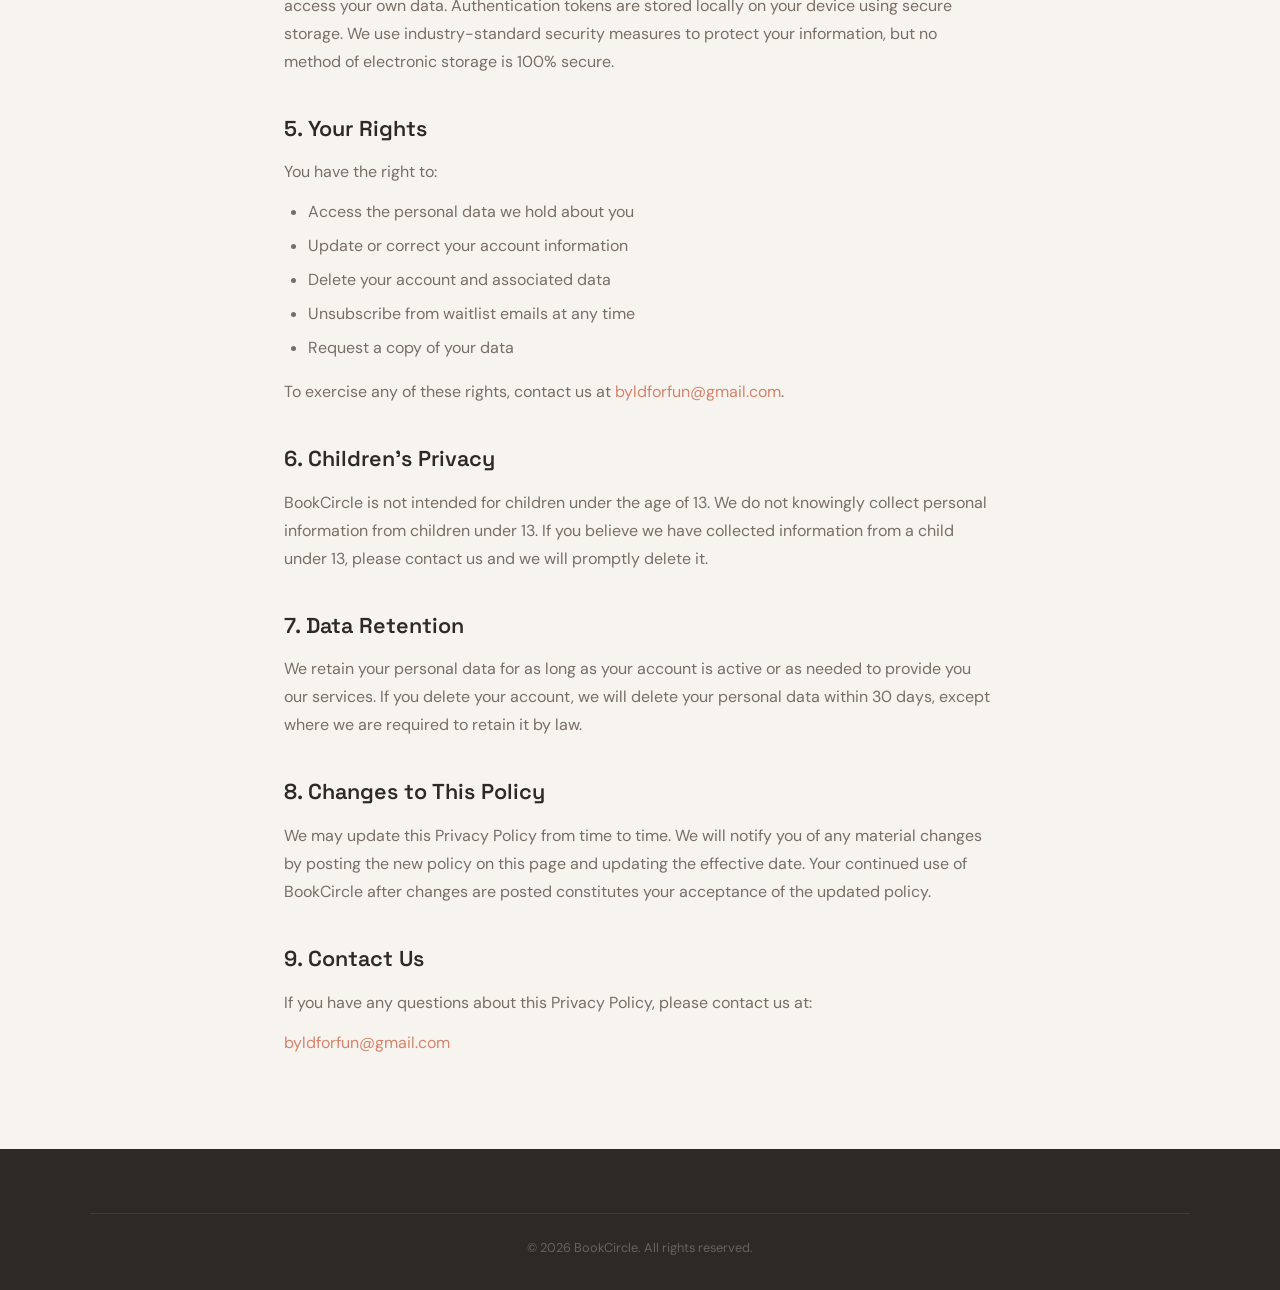
<file: privacy.html>
<!DOCTYPE html>
<html lang="en">
<head>
    <meta charset="UTF-8">
    <meta name="viewport" content="width=device-width, initial-scale=1.0">
    <title>Privacy Policy - BookCircle</title>
    <link rel="stylesheet" href="styles.css">
    <link rel="preconnect" href="https://fonts.googleapis.com">
    <link rel="preconnect" href="https://fonts.gstatic.com" crossorigin>
    <link href="https://fonts.googleapis.com/css2?family=Space+Grotesk:wght@400;500;600;700;800&family=DM+Sans:wght@300;400;500;600;700&family=Playfair+Display:ital,wght@0,400;0,600;0,700;1,400&display=swap" rel="stylesheet">
    <style>
        .legal-page {
            padding: 120px 24px 80px;
            max-width: 760px;
            margin: 0 auto;
        }
        .legal-page h1 {
            font-family: var(--font-heading);
            font-size: 2.5rem;
            font-weight: 700;
            margin-bottom: 8px;
            color: var(--text-primary);
        }
        .legal-page .effective-date {
            font-size: 0.95rem;
            color: var(--text-tertiary);
            margin-bottom: 40px;
        }
        .legal-page h2 {
            font-family: var(--font-heading);
            font-size: 1.35rem;
            font-weight: 600;
            margin-top: 36px;
            margin-bottom: 12px;
            color: var(--text-primary);
        }
        .legal-page p,
        .legal-page li {
            font-size: 1rem;
            line-height: 1.75;
            color: var(--text-secondary);
            margin-bottom: 12px;
        }
        .legal-page ul {
            padding-left: 24px;
            margin-bottom: 16px;
        }
        .legal-page li {
            margin-bottom: 6px;
        }
        .legal-page a {
            color: var(--accent);
            text-decoration: none;
        }
        .legal-page a:hover {
            text-decoration: underline;
        }
        .legal-back {
            display: inline-flex;
            align-items: center;
            gap: 6px;
            font-family: var(--font-body);
            font-size: 0.9rem;
            color: var(--text-tertiary);
            text-decoration: none;
            margin-bottom: 32px;
            transition: color 0.2s;
        }
        .legal-back:hover {
            color: var(--accent);
        }
    </style>
</head>
<body>
    <!-- Sticky Navigation -->
    <nav class="navbar" id="navbar">
        <div class="nav-container">
            <a href="index.html" class="nav-brand">
                <div class="nav-brand-icon">
                    <img src="assets/logo.png" alt="Fireside logo" width="28" height="28">
                </div>
                <span>BookCircle</span>
            </a>
            <a href="index.html" class="nav-cta">Back to Home</a>
        </div>
    </nav>

    <main class="legal-page">
        <a href="index.html" class="legal-back">
            <svg width="16" height="16" viewBox="0 0 24 24" fill="currentColor"><path d="M7.828 11H20v2H7.828l5.364 5.364-1.414 1.414L4 12l7.778-7.778 1.414 1.414L7.828 11z"/></svg>
            Back to home
        </a>

        <h1>Privacy Policy</h1>
        <p class="effective-date">Effective date: July 7, 2026</p>

        <p>BookCircle ("we", "us", or "our") is committed to protecting your privacy. This Privacy Policy explains how we collect, use, and safeguard your information when you use our mobile application and website.</p>

        <h2>1. Information We Collect</h2>
        <p><strong>Account information:</strong> When you create an account, we collect your email address, display name, username, and optional profile avatar.</p>
        <p><strong>Library data:</strong> Books you add to your library, reading status, progress updates, notes, and ratings.</p>
        <p><strong>Social data:</strong> Friend connections, Campfire memberships, group chat messages, page-pinned notes, poll votes, and Reader Matchmaker interactions.</p>
        <p><strong>Waitlist information:</strong> If you join our waitlist, we collect your name and email address.</p>
        <p><strong>Usage data:</strong> We may collect general usage information such as app interactions, device type, and operating system to improve our services.</p>

        <h2>2. How We Use Your Information</h2>
        <p>We use your information to:</p>
        <ul>
            <li>Provide and maintain the BookCircle app and its features</li>
            <li>Manage your account and personalize your experience</li>
            <li>Enable social features such as Campfires, friend connections, and Reader Matchmaker</li>
            <li>Send you updates about the app (if you opted in via the waitlist)</li>
            <li>Improve our services based on usage patterns</li>
            <li>Respond to your inquiries and support requests</li>
        </ul>

        <h2>3. Third-Party Services</h2>
        <p>BookCircle uses the following third-party services:</p>
        <ul>
            <li><strong>Supabase:</strong> For authentication, database, and backend services. Your data is stored securely on Supabase infrastructure.</li>
            <li><strong>Google Books API:</strong> For book search and metadata. Search queries are sent to Google's servers to retrieve book information.</li>
            <li><strong>Google Sheets (waitlist only):</strong> Waitlist signups are stored in a Google Sheet managed by our team.</li>
            <li><strong>Expo / React Native:</strong> Our app framework. Expo may collect anonymous crash and performance data.</li>
        </ul>
        <p>We do not sell your personal information to any third parties.</p>

        <h2>4. Data Storage and Security</h2>
        <p>Your data is stored using Supabase with row-level security policies that ensure you can only access your own data. Authentication tokens are stored locally on your device using secure storage. We use industry-standard security measures to protect your information, but no method of electronic storage is 100% secure.</p>

        <h2>5. Your Rights</h2>
        <p>You have the right to:</p>
        <ul>
            <li>Access the personal data we hold about you</li>
            <li>Update or correct your account information</li>
            <li>Delete your account and associated data</li>
            <li>Unsubscribe from waitlist emails at any time</li>
            <li>Request a copy of your data</li>
        </ul>
        <p>To exercise any of these rights, contact us at <a href="mailto:byldforfun@gmail.com">byldforfun@gmail.com</a>.</p>

        <h2>6. Children's Privacy</h2>
        <p>BookCircle is not intended for children under the age of 13. We do not knowingly collect personal information from children under 13. If you believe we have collected information from a child under 13, please contact us and we will promptly delete it.</p>

        <h2>7. Data Retention</h2>
        <p>We retain your personal data for as long as your account is active or as needed to provide you our services. If you delete your account, we will delete your personal data within 30 days, except where we are required to retain it by law.</p>

        <h2>8. Changes to This Policy</h2>
        <p>We may update this Privacy Policy from time to time. We will notify you of any material changes by posting the new policy on this page and updating the effective date. Your continued use of BookCircle after changes are posted constitutes your acceptance of the updated policy.</p>

        <h2>9. Contact Us</h2>
        <p>If you have any questions about this Privacy Policy, please contact us at:</p>
        <p><a href="mailto:byldforfun@gmail.com">byldforfun@gmail.com</a></p>
    </main>

    <!-- Footer -->
    <footer class="footer">
        <div class="footer-container">
            <div class="footer-bottom">
                <p>&copy; 2026 BookCircle. All rights reserved.</p>
            </div>
        </div>
    </footer>
</body>
</html>
</file>
<file: styles.css>
:root {
    /* App Color Palette — Library Fireplace Theme */
    --primary: #9C8575;
    --primary-dark: #7A6859;
    --primary-light: #B8A99A;
    --accent: #D4836B;
    --accent-light: rgba(212, 131, 107, 0.15);

    /* Backgrounds & Surfaces */
    --background: #F7F4F0;
    --surface: #FFFFFF;
    --surface-elevated: #FFFFFF;

    /* Text */
    --text-primary: #2D2926;
    --text-secondary: #786E65;
    --text-tertiary: #A89F97;

    /* Status Colors */
    --reading: #7EBD8F;
    --reading-light: rgba(126, 189, 143, 0.15);
    --want: #E8C468;
    --want-light: rgba(232, 196, 104, 0.15);
    --finished: #A893C4;
    --finished-light: rgba(168, 147, 196, 0.15);
    --error: #E57373;

    /* Borders */
    --border: #E8E3DD;
    --border-focus: #9C8575;

    /* Shadows (matching app) */
    --shadow-sm: 0 1px 3px rgba(45, 41, 38, 0.06);
    --shadow-md: 0 2px 8px rgba(45, 41, 38, 0.10);
    --shadow-lg: 0 4px 16px rgba(45, 41, 38, 0.12);
    --shadow-xl: 0 8px 32px rgba(45, 41, 38, 0.16);
    --shadow-button: 0 3px 6px rgba(156, 133, 117, 0.20);

    /* Fonts */
    --font-heading: 'Space Grotesk', sans-serif;
    --font-body: 'DM Sans', sans-serif;
    --font-serif: 'Playfair Display', Georgia, serif;

    /* Radii (matching app tokens) */
    --radius-sm: 8px;
    --radius-md: 12px;
    --radius-lg: 16px;
    --radius-xl: 20px;
    --radius-full: 9999px;
}

* {
    margin: 0;
    padding: 0;
    box-sizing: border-box;
}

html {
    scroll-behavior: smooth;
}

body {
    font-family: var(--font-body);
    background: var(--background);
    color: var(--text-primary);
    line-height: 1.6;
    min-height: 100vh;
    -webkit-font-smoothing: antialiased;
    -moz-osx-font-smoothing: grayscale;
}

/* ==================== */
/* Navigation           */
/* ==================== */
.navbar {
    position: fixed;
    top: 0;
    left: 0;
    right: 0;
    z-index: 1000;
    background: rgba(247, 244, 240, 0.8);
    backdrop-filter: blur(16px);
    -webkit-backdrop-filter: blur(16px);
    border-bottom: 1px solid transparent;
    transition: all 0.3s ease;
}

.navbar.scrolled {
    background: rgba(247, 244, 240, 0.95);
    border-bottom-color: var(--border);
    box-shadow: var(--shadow-sm);
}

.nav-container {
    max-width: 1140px;
    margin: 0 auto;
    padding: 0 2rem;
    height: 68px;
    display: flex;
    align-items: center;
    justify-content: space-between;
}

.nav-brand {
    display: flex;
    align-items: center;
    gap: 0.65rem;
    text-decoration: none;
    color: var(--text-primary);
}

.nav-brand-icon {
    width: 36px;
    height: 36px;
    background: linear-gradient(135deg, var(--primary), var(--accent));
    border-radius: var(--radius-sm);
    display: flex;
    align-items: center;
    justify-content: center;
    color: white;
}

.nav-brand span {
    font-family: var(--font-heading);
    font-size: 1.35rem;
    font-weight: 700;
    letter-spacing: -0.5px;
}

.nav-links {
    display: flex;
    list-style: none;
    gap: 2rem;
}

.nav-links a {
    text-decoration: none;
    color: var(--text-secondary);
    font-size: 0.9rem;
    font-weight: 500;
    transition: color 0.2s ease;
    position: relative;
}

.nav-links a:hover {
    color: var(--text-primary);
}

.nav-links a::after {
    content: '';
    position: absolute;
    bottom: -4px;
    left: 0;
    width: 0;
    height: 2px;
    background: var(--accent);
    border-radius: 1px;
    transition: width 0.2s ease;
}

.nav-links a:hover::after {
    width: 100%;
}

.nav-cta {
    display: inline-flex;
    align-items: center;
    gap: 0.5rem;
    padding: 0.55rem 1.4rem;
    background: var(--text-primary);
    color: var(--background);
    text-decoration: none;
    border-radius: var(--radius-full);
    font-size: 0.85rem;
    font-weight: 600;
    transition: all 0.2s ease;
    letter-spacing: 0.2px;
}

.nav-cta:hover {
    background: var(--primary-dark);
    transform: translateY(-1px);
    box-shadow: var(--shadow-button);
}

.hamburger {
    display: none;
    flex-direction: column;
    gap: 5px;
    background: none;
    border: none;
    cursor: pointer;
    padding: 4px;
}

.hamburger span {
    display: block;
    width: 22px;
    height: 2px;
    background: var(--text-primary);
    border-radius: 2px;
    transition: all 0.3s ease;
    transform-origin: center;
}

.hamburger.active span:nth-child(1) {
    transform: rotate(45deg) translate(5px, 5px);
}

.hamburger.active span:nth-child(2) {
    opacity: 0;
}

.hamburger.active span:nth-child(3) {
    transform: rotate(-45deg) translate(5px, -5px);
}

/* ==================== */
/* Hero Section         */
/* ==================== */
.hero {
    padding: 11rem 2rem 7rem;
    text-align: center;
    position: relative;
    overflow: hidden;
    background: var(--background);
}

.hero-bg-shapes {
    position: absolute;
    inset: 0;
    overflow: hidden;
    pointer-events: none;
}

.shape {
    position: absolute;
    border-radius: 50%;
    opacity: 0.08;
}

.shape-1 {
    width: 600px;
    height: 600px;
    background: var(--accent);
    top: -200px;
    right: -100px;
}

.shape-2 {
    width: 400px;
    height: 400px;
    background: var(--primary);
    bottom: -100px;
    left: -100px;
}

.shape-3 {
    width: 300px;
    height: 300px;
    background: var(--reading);
    top: 50%;
    left: 60%;
}

.hero-container {
    max-width: 800px;
    margin: 0 auto;
    position: relative;
    z-index: 1;
}

.hero-badge {
    display: inline-flex;
    align-items: center;
    gap: 0.5rem;
    background: var(--surface);
    border: 1px solid var(--border);
    border-radius: var(--radius-full);
    padding: 0.4rem 1rem 0.4rem 0.7rem;
    font-size: 0.8rem;
    font-weight: 500;
    color: var(--text-secondary);
    margin-bottom: 2rem;
    box-shadow: var(--shadow-sm);
}

.badge-dot {
    width: 8px;
    height: 8px;
    background: var(--reading);
    border-radius: 50%;
    animation: pulse 2s infinite;
}

@keyframes pulse {
    0%, 100% { opacity: 1; }
    50% { opacity: 0.4; }
}

.hero-heading {
    font-family: var(--font-heading);
    font-size: 4.5rem;
    font-weight: 800;
    color: var(--text-primary);
    line-height: 1.05;
    margin-bottom: 1.5rem;
    letter-spacing: -2px;
}

.hero-heading em {
    font-family: var(--font-serif);
    font-style: italic;
    color: var(--accent);
    font-weight: 600;
}

.hero-subtitle {
    font-size: 1.15rem;
    color: var(--text-secondary);
    line-height: 1.75;
    margin-bottom: 2.5rem;
    max-width: 560px;
    margin-left: auto;
    margin-right: auto;
}

.hero-buttons {
    display: flex;
    gap: 0.75rem;
    justify-content: center;
    flex-wrap: wrap;
    margin-bottom: 3.5rem;
}

.btn {
    display: inline-flex;
    align-items: center;
    gap: 0.5rem;
    padding: 0.9rem 1.75rem;
    border-radius: var(--radius-md);
    font-size: 0.95rem;
    font-weight: 600;
    font-family: var(--font-body);
    text-decoration: none;
    transition: all 0.2s ease;
    cursor: pointer;
    letter-spacing: 0.2px;
}

.btn-primary {
    background: var(--text-primary);
    color: var(--background);
    box-shadow: var(--shadow-button);
}

.btn-primary:hover {
    transform: translateY(-2px);
    box-shadow: var(--shadow-lg);
}

.btn-primary svg {
    opacity: 0.7;
}

.btn-secondary {
    background: var(--surface);
    color: var(--text-primary);
    border: 1.5px solid var(--border);
}

.btn-secondary:hover {
    border-color: var(--primary);
    transform: translateY(-2px);
}

.hero-stats {
    display: flex;
    align-items: center;
    justify-content: center;
    gap: 2rem;
}

.hero-stat {
    display: flex;
    flex-direction: column;
    align-items: center;
}

.hero-stat-number {
    font-family: var(--font-heading);
    font-size: 1.75rem;
    font-weight: 800;
    color: var(--text-primary);
    letter-spacing: -0.5px;
}

.hero-stat-label {
    font-size: 0.8rem;
    color: var(--text-tertiary);
    font-weight: 500;
}

.hero-stat-divider {
    width: 1px;
    height: 36px;
    background: var(--border);
}

/* ==================== */
/* Sections (shared)    */
/* ==================== */
.section {
    padding: 7rem 2rem;
}

.section-container {
    max-width: 1100px;
    margin: 0 auto;
}

.section-label {
    font-size: 0.8rem;
    font-weight: 700;
    text-transform: uppercase;
    letter-spacing: 1.5px;
    color: var(--accent);
    text-align: center;
    margin-bottom: 0.75rem;
}

.section-heading {
    font-family: var(--font-heading);
    font-size: 2.75rem;
    font-weight: 700;
    color: var(--text-primary);
    text-align: center;
    margin-bottom: 1rem;
    letter-spacing: -1px;
    line-height: 1.15;
}

.section-subheading {
    text-align: center;
    color: var(--text-secondary);
    font-size: 1.05rem;
    max-width: 560px;
    margin: 0 auto 3.5rem;
    line-height: 1.7;
}

/* ==================== */
/* Feature Showcases    */
/* ==================== */
.features-section {
    background: var(--background);
    padding-bottom: 3rem;
}

.feature-showcase {
    display: grid;
    grid-template-columns: 1fr 1fr;
    gap: 4rem;
    align-items: center;
    margin-bottom: 6rem;
}

.feature-showcase.reverse {
    direction: rtl;
}

.feature-showcase.reverse > * {
    direction: ltr;
}

.feature-pill {
    display: inline-flex;
    align-items: center;
    gap: 0.45rem;
    background: var(--pill-bg-light);
    color: var(--pill-bg);
    padding: 0.35rem 0.9rem 0.35rem 0.65rem;
    border-radius: var(--radius-full);
    font-size: 0.8rem;
    font-weight: 600;
    margin-bottom: 1.25rem;
}

.feature-showcase-content h3 {
    font-family: var(--font-heading);
    font-size: 2rem;
    font-weight: 700;
    color: var(--text-primary);
    line-height: 1.2;
    margin-bottom: 1rem;
    letter-spacing: -0.5px;
}

.feature-showcase-content p {
    color: var(--text-secondary);
    font-size: 1rem;
    line-height: 1.75;
    margin-bottom: 1.5rem;
}

.feature-list {
    list-style: none;
    display: flex;
    flex-direction: column;
    gap: 0.6rem;
}

.feature-list li {
    display: flex;
    align-items: center;
    gap: 0.7rem;
    font-size: 0.9rem;
    color: var(--text-secondary);
    font-weight: 500;
}

.feature-list-dot {
    width: 8px;
    height: 8px;
    border-radius: 50%;
    flex-shrink: 0;
}

/* Phone Mockup */
.phone-mockup {
    background: var(--text-primary);
    border-radius: 32px;
    padding: 10px;
    max-width: 300px;
    margin: 0 auto;
    box-shadow: var(--shadow-xl), 0 0 0 1px rgba(0,0,0,0.05);
}

.phone-screen {
    background: var(--background);
    border-radius: 24px;
    overflow: hidden;
    aspect-ratio: 9 / 16;
    padding: 1.25rem;
    display: flex;
    flex-direction: column;
}

/* Mock UI Elements */
.mock-library,
.mock-campfire,
.mock-matchmaker {
    display: flex;
    flex-direction: column;
    gap: 0.75rem;
    height: 100%;
}

.mock-header {
    display: flex;
    justify-content: space-between;
    align-items: center;
}

.mock-greeting {
    font-family: var(--font-heading);
    font-size: 0.95rem;
    font-weight: 700;
    color: var(--text-primary);
}

.mock-bell {
    width: 24px;
    height: 24px;
    background: var(--surface);
    border-radius: var(--radius-sm);
    border: 1px solid var(--border);
}

.mock-stats-row {
    display: flex;
    gap: 0.4rem;
}

.mock-stat {
    flex: 1;
    background: var(--surface);
    border-radius: var(--radius-md);
    padding: 0.6rem 0.4rem;
    text-align: center;
    border: 1px solid var(--border);
    display: flex;
    flex-direction: column;
    align-items: center;
    gap: 0.15rem;
}

.mock-stat-icon {
    width: 24px;
    height: 24px;
    border-radius: var(--radius-sm);
    background: var(--stat-color, var(--reading));
    opacity: 0.15;
    display: flex;
    align-items: center;
    justify-content: center;
    position: relative;
}

.mock-stat-icon svg {
    position: absolute;
    opacity: 1;
    color: var(--stat-color, var(--reading));
}

.mock-stat-num {
    font-family: var(--font-heading);
    font-size: 1rem;
    font-weight: 800;
    color: var(--text-primary);
}

.mock-stat-label {
    font-size: 0.5rem;
    color: var(--text-tertiary);
    font-weight: 500;
}

.mock-section-title {
    font-family: var(--font-heading);
    font-size: 0.7rem;
    font-weight: 700;
    color: var(--text-primary);
    margin-top: 0.25rem;
}

.mock-book-card {
    display: flex;
    gap: 0.6rem;
    background: var(--surface);
    border-radius: var(--radius-md);
    padding: 0.6rem;
    border: 1px solid var(--border);
}

.mock-book-cover {
    width: 40px;
    height: 58px;
    border-radius: 4px;
    flex-shrink: 0;
}

.mock-book-info {
    flex: 1;
    display: flex;
    flex-direction: column;
    justify-content: center;
    gap: 0.1rem;
}

.mock-book-title {
    font-family: var(--font-heading);
    font-size: 0.65rem;
    font-weight: 700;
    color: var(--text-primary);
}

.mock-book-author {
    font-size: 0.55rem;
    color: var(--text-tertiary);
    font-style: italic;
}

.mock-progress-bar {
    height: 4px;
    background: var(--border);
    border-radius: 2px;
    margin-top: 0.25rem;
    overflow: hidden;
}

.mock-progress-fill {
    height: 100%;
    background: var(--accent);
    border-radius: 2px;
}

.mock-progress-text {
    font-size: 0.5rem;
    color: var(--accent);
    font-weight: 600;
}

/* Mock Campfire */
.mock-campfire-header {
    display: flex;
    align-items: center;
    gap: 0.4rem;
    font-family: var(--font-heading);
    font-size: 0.85rem;
    font-weight: 700;
    color: var(--text-primary);
}

.mock-invite-code {
    background: var(--surface);
    border: 1px dashed var(--border);
    border-radius: var(--radius-sm);
    padding: 0.45rem 0.6rem;
    display: flex;
    justify-content: space-between;
    align-items: center;
}

.mock-invite-label {
    font-size: 0.5rem;
    color: var(--text-tertiary);
    text-transform: uppercase;
    font-weight: 600;
    letter-spacing: 0.5px;
}

.mock-invite-value {
    font-family: var(--font-heading);
    font-size: 0.7rem;
    font-weight: 700;
    color: var(--primary);
    letter-spacing: 1px;
}

.mock-avatars-row {
    display: flex;
    align-items: center;
}

.mock-avatar {
    width: 26px;
    height: 26px;
    border-radius: 50%;
    display: flex;
    align-items: center;
    justify-content: center;
    font-size: 0.55rem;
    font-weight: 700;
    color: white;
    border: 2px solid var(--background);
}

.mock-avatar-more {
    width: 26px;
    height: 26px;
    border-radius: 50%;
    display: flex;
    align-items: center;
    justify-content: center;
    font-size: 0.45rem;
    font-weight: 700;
    color: var(--text-secondary);
    background: var(--border);
    border: 2px solid var(--background);
}

.mock-avatar-sm {
    width: 20px;
    height: 20px;
    border-radius: 50%;
    display: flex;
    align-items: center;
    justify-content: center;
    font-size: 0.45rem;
    font-weight: 700;
    color: white;
}

.mock-trail {
    display: flex;
    flex-direction: column;
    gap: 0.3rem;
}

.mock-trail-bar {
    height: 6px;
    background: var(--border);
    border-radius: 3px;
    overflow: hidden;
}

.mock-trail-fill {
    height: 100%;
    border-radius: 3px;
}

.mock-note-card {
    background: var(--surface);
    border: 1px solid var(--border);
    border-radius: var(--radius-md);
    padding: 0.6rem;
    display: flex;
    flex-direction: column;
    gap: 0.35rem;
}

.mock-note-card.spoiler {
    opacity: 0.6;
    background: repeating-linear-gradient(
        45deg,
        var(--surface),
        var(--surface) 4px,
        var(--background) 4px,
        var(--background) 8px
    );
}

.mock-note-header {
    display: flex;
    align-items: center;
    gap: 0.35rem;
    font-size: 0.55rem;
    font-weight: 600;
    color: var(--text-secondary);
}

.mock-note-text {
    font-size: 0.55rem;
    color: var(--text-secondary);
    line-height: 1.5;
}

.mock-reactions {
    display: flex;
    gap: 0.35rem;
}

.mock-reaction {
    font-size: 0.5rem;
    background: var(--background);
    padding: 0.15rem 0.4rem;
    border-radius: var(--radius-full);
    border: 1px solid var(--border);
}

.mock-spoiler-gate {
    display: flex;
    align-items: center;
    justify-content: center;
    gap: 0.3rem;
    font-size: 0.55rem;
    color: var(--text-tertiary);
    padding: 0.8rem 0;
}

/* Mock Matchmaker */
.mock-matchmaker {
    align-items: center;
    justify-content: center;
}

.mock-match-card {
    background: var(--surface);
    border: 1px solid var(--border);
    border-radius: var(--radius-xl);
    padding: 1.5rem 1rem;
    text-align: center;
    display: flex;
    flex-direction: column;
    align-items: center;
    gap: 0.4rem;
    width: 100%;
    box-shadow: var(--shadow-md);
}

.mock-match-avatar {
    width: 64px;
    height: 64px;
    border-radius: 50%;
    display: flex;
    align-items: center;
    justify-content: center;
    font-size: 1.5rem;
    font-weight: 700;
    color: white;
    font-family: var(--font-serif);
}

.mock-match-name {
    font-family: var(--font-serif);
    font-size: 1rem;
    font-weight: 600;
    color: var(--text-primary);
}

.mock-match-user {
    font-size: 0.6rem;
    color: var(--text-tertiary);
}

.mock-match-stats {
    display: flex;
    gap: 0.75rem;
    margin: 0.25rem 0;
}

.mock-match-stats span {
    display: flex;
    align-items: center;
    gap: 0.2rem;
    font-size: 0.65rem;
    font-weight: 600;
    color: var(--text-secondary);
}

.mock-match-shared {
    font-size: 0.6rem;
    color: var(--text-secondary);
}

.mock-match-badge {
    background: var(--accent-light);
    color: var(--accent);
    padding: 0.2rem 0.6rem;
    border-radius: var(--radius-full);
    font-size: 0.6rem;
    font-weight: 700;
}

.mock-match-actions {
    display: flex;
    gap: 1.5rem;
    margin-top: 0.5rem;
}

.mock-match-btn {
    width: 48px;
    height: 48px;
    border-radius: 50%;
    display: flex;
    align-items: center;
    justify-content: center;
    box-shadow: var(--shadow-md);
}

.mock-match-btn.reject {
    background: var(--surface);
    border: 2px solid var(--error);
    color: var(--error);
}

.mock-match-btn.accept {
    background: var(--reading);
    color: white;
    border: none;
}

/* ==================== */
/* More Features Grid   */
/* ==================== */
.more-features-section {
    background: var(--surface);
    border-top: 1px solid var(--border);
    border-bottom: 1px solid var(--border);
}

.features-grid {
    display: grid;
    grid-template-columns: repeat(3, 1fr);
    gap: 1.25rem;
}

.feature-card {
    background: var(--background);
    padding: 2rem 1.75rem;
    border-radius: var(--radius-lg);
    border: 1px solid var(--border);
    transition: all 0.25s ease;
}

.feature-card:hover {
    transform: translateY(-3px);
    box-shadow: var(--shadow-lg);
    border-color: transparent;
}

.feature-card-icon {
    width: 52px;
    height: 52px;
    display: flex;
    align-items: center;
    justify-content: center;
    border-radius: var(--radius-md);
    margin-bottom: 1.25rem;
}

.feature-card h3 {
    font-family: var(--font-heading);
    font-size: 1.1rem;
    font-weight: 700;
    color: var(--text-primary);
    margin-bottom: 0.5rem;
    letter-spacing: -0.3px;
}

.feature-card p {
    color: var(--text-secondary);
    font-size: 0.9rem;
    line-height: 1.6;
}

/* ==================== */
/* How It Works Section */
/* ==================== */
.how-it-works-section {
    background: var(--background);
}

.steps-grid {
    display: flex;
    align-items: flex-start;
    justify-content: center;
    gap: 0;
}

.step-card {
    text-align: center;
    padding: 2rem 1.5rem;
    max-width: 280px;
}

.step-connector {
    padding-top: 2.5rem;
    flex-shrink: 0;
}

.step-number {
    width: 48px;
    height: 48px;
    background: var(--text-primary);
    color: var(--background);
    border-radius: var(--radius-md);
    display: flex;
    align-items: center;
    justify-content: center;
    font-family: var(--font-heading);
    font-size: 1.25rem;
    font-weight: 800;
    margin: 0 auto 1.25rem;
}

.step-card h3 {
    font-family: var(--font-heading);
    font-size: 1.2rem;
    font-weight: 700;
    color: var(--text-primary);
    margin-bottom: 0.5rem;
}

.step-card p {
    color: var(--text-secondary);
    font-size: 0.9rem;
    line-height: 1.6;
}

/* ==================== */
/* Themes Section       */
/* ==================== */
.themes-section {
    background: var(--surface);
    border-top: 1px solid var(--border);
}

.themes-grid {
    display: grid;
    grid-template-columns: repeat(3, 1fr);
    gap: 1.5rem;
}

.theme-card {
    background: var(--theme-bg);
    border: 1px solid var(--border);
    border-radius: var(--radius-xl);
    padding: 1.75rem;
    transition: all 0.25s ease;
}

.theme-card:hover {
    transform: translateY(-4px);
    box-shadow: var(--shadow-lg);
}

.theme-preview {
    background: var(--theme-surface);
    border-radius: var(--radius-md);
    padding: 1rem;
    margin-bottom: 1.25rem;
    border: 1px solid rgba(0,0,0,0.06);
    display: flex;
    flex-direction: column;
    gap: 0.75rem;
}

.theme-preview-bar {
    height: 6px;
    border-radius: 3px;
    width: 60%;
}

.theme-preview-dots {
    display: flex;
    gap: 0.4rem;
}

.theme-preview-dots span {
    width: 12px;
    height: 12px;
    border-radius: 50%;
}

.theme-preview-lines {
    display: flex;
    flex-direction: column;
    gap: 0.35rem;
}

.theme-preview-lines div {
    height: 4px;
    border-radius: 2px;
}

.theme-card h3 {
    font-family: var(--font-heading);
    font-size: 1.15rem;
    font-weight: 700;
    color: var(--theme-text);
    margin-bottom: 0.35rem;
}

.theme-card p {
    font-size: 0.85rem;
    color: var(--text-secondary);
    line-height: 1.5;
}

/* ==================== */
/* About Section        */
/* ==================== */
.about-section {
    background: var(--background);
}

.about-card {
    max-width: 720px;
    margin: 0 auto;
    background: var(--surface);
    border: 1px solid var(--border);
    border-radius: var(--radius-xl);
    padding: 3.5rem;
}

.about-card .section-label {
    text-align: left;
}

.about-card .section-heading {
    text-align: left;
    font-size: 2.25rem;
    margin-bottom: 1.5rem;
}

.about-content p {
    font-size: 1.05rem;
    color: var(--text-secondary);
    line-height: 1.85;
    margin-bottom: 1.25rem;
}

.about-content p:last-child {
    margin-bottom: 0;
}

/* ==================== */
/* Waitlist Section     */
/* ==================== */
.waitlist-section {
    background: var(--text-primary);
    color: var(--background);
}

.waitlist-wrapper {
    display: grid;
    grid-template-columns: 1fr 1fr;
    gap: 4rem;
    align-items: center;
}

.waitlist-wrapper .section-label {
    text-align: left;
    color: var(--accent);
}

.waitlist-heading {
    font-family: var(--font-heading);
    font-size: 2.75rem;
    font-weight: 700;
    color: var(--background);
    line-height: 1.15;
    margin-bottom: 1rem;
    letter-spacing: -1px;
}

.waitlist-description {
    color: var(--text-tertiary);
    font-size: 1.05rem;
    line-height: 1.7;
}

.waitlist-card {
    background: rgba(255, 255, 255, 0.06);
    border: 1px solid rgba(255, 255, 255, 0.1);
    border-radius: var(--radius-xl);
    padding: 2.5rem;
    backdrop-filter: blur(8px);
}

.waitlist-card .form-group label {
    color: rgba(247, 244, 240, 0.7);
}

.waitlist-card .form-group input {
    background: rgba(255, 255, 255, 0.08);
    border-color: rgba(255, 255, 255, 0.12);
    color: var(--background);
}

.waitlist-card .form-group input::placeholder {
    color: rgba(247, 244, 240, 0.3);
}

.waitlist-card .form-group input:focus {
    border-color: var(--accent);
    background: rgba(255, 255, 255, 0.12);
    box-shadow: 0 0 0 4px rgba(212, 131, 107, 0.15);
}

.waitlist-card .submit-btn {
    background: var(--accent);
    color: white;
}

.waitlist-card .submit-btn:hover {
    background: #c47560;
}

.waitlist-card .privacy-note {
    color: rgba(247, 244, 240, 0.4);
}

.waitlist-card .form-message.success {
    background: rgba(126, 189, 143, 0.2);
    color: var(--reading);
    border-color: rgba(126, 189, 143, 0.3);
}

.waitlist-card .form-message.error {
    background: rgba(229, 115, 115, 0.2);
    color: var(--error);
    border-color: rgba(229, 115, 115, 0.3);
}

/* ==================== */
/* Form Styles (shared) */
/* ==================== */
.signup-form,
.contact-form {
    display: flex;
    flex-direction: column;
    gap: 1.25rem;
}

.form-group {
    display: flex;
    flex-direction: column;
    gap: 0.4rem;
}

.form-group label {
    font-weight: 600;
    color: var(--text-secondary);
    font-size: 0.8rem;
    letter-spacing: 0.3px;
}

.form-group input,
.form-group select,
.form-group textarea {
    padding: 0.85rem 1rem;
    border: 1.5px solid var(--border);
    border-radius: var(--radius-md);
    font-size: 0.95rem;
    font-family: var(--font-body);
    color: var(--text-primary);
    background: var(--background);
    transition: all 0.2s ease;
}

.form-group textarea {
    resize: vertical;
    min-height: 120px;
}

.form-group select {
    cursor: pointer;
    appearance: none;
    background-image: url("data:image/svg+xml,%3Csvg xmlns='http://www.w3.org/2000/svg' width='12' height='8' viewBox='0 0 12 8'%3E%3Cpath d='M1 1l5 5 5-5' stroke='%23786E65' stroke-width='2' fill='none' stroke-linecap='round' stroke-linejoin='round'/%3E%3C/svg%3E");
    background-repeat: no-repeat;
    background-position: right 1rem center;
    padding-right: 2.5rem;
}

.form-group input:focus,
.form-group select:focus,
.form-group textarea:focus {
    outline: none;
    border-color: var(--border-focus);
    background: var(--surface);
    box-shadow: 0 0 0 3px rgba(156, 133, 117, 0.1);
}

.form-group input::placeholder,
.form-group textarea::placeholder {
    color: var(--text-tertiary);
}

.form-row {
    display: grid;
    grid-template-columns: 1fr 1fr;
    gap: 1rem;
}

.submit-btn {
    margin-top: 0.25rem;
    padding: 0.85rem 1.75rem;
    background: var(--text-primary);
    color: var(--background);
    border: none;
    border-radius: var(--radius-md);
    font-size: 0.95rem;
    font-weight: 700;
    font-family: var(--font-body);
    cursor: pointer;
    transition: all 0.2s ease;
    box-shadow: var(--shadow-button);
    letter-spacing: 0.3px;
}

.submit-btn:hover {
    transform: translateY(-2px);
    box-shadow: var(--shadow-lg);
}

.submit-btn:active {
    transform: translateY(0);
}

.submit-btn:disabled {
    opacity: 0.6;
    cursor: not-allowed;
    transform: none;
}

.btn-text {
    display: inline-block;
}

.btn-loader {
    display: none;
}

.submit-btn.loading .btn-text {
    display: none;
}

.submit-btn.loading .btn-loader {
    display: inline-block;
}

.loader {
    width: 18px;
    height: 18px;
    border: 2.5px solid currentColor;
    border-top-color: transparent;
    border-radius: 50%;
    display: inline-block;
    animation: spin 0.7s linear infinite;
}

@keyframes spin {
    to { transform: rotate(360deg); }
}

.form-message {
    padding: 0.85rem 1rem;
    border-radius: var(--radius-sm);
    font-size: 0.85rem;
    text-align: center;
    display: none;
    font-weight: 500;
}

.form-message.success {
    display: block;
    background: var(--reading-light);
    color: #3d7a4d;
    border: 1px solid rgba(126, 189, 143, 0.3);
}

.form-message.error {
    display: block;
    background: rgba(229, 115, 115, 0.1);
    color: #b94a4a;
    border: 1px solid rgba(229, 115, 115, 0.3);
}

.privacy-note {
    margin-top: 1rem;
    text-align: center;
    font-size: 0.8rem;
    color: var(--text-tertiary);
}

/* ==================== */
/* Contact Section      */
/* ==================== */
.contact-section {
    background: var(--background);
}

.contact-wrapper {
    display: grid;
    grid-template-columns: 1fr 2fr;
    gap: 2rem;
    max-width: 900px;
    margin: 0 auto;
}

.contact-info-card {
    display: flex;
    align-items: center;
    gap: 1rem;
    background: var(--surface);
    border: 1px solid var(--border);
    border-radius: var(--radius-lg);
    padding: 1.25rem;
}

.contact-info-icon {
    width: 44px;
    height: 44px;
    background: var(--accent-light);
    color: var(--accent);
    border-radius: var(--radius-md);
    display: flex;
    align-items: center;
    justify-content: center;
    flex-shrink: 0;
}

.contact-info-card h4 {
    font-family: var(--font-heading);
    font-size: 0.85rem;
    font-weight: 700;
    color: var(--text-primary);
    margin-bottom: 0.1rem;
}

.contact-info-card a {
    font-size: 0.85rem;
    color: var(--accent);
    text-decoration: none;
    font-weight: 500;
}

.contact-info-card a:hover {
    text-decoration: underline;
}

.contact-card {
    background: var(--surface);
    border: 1px solid var(--border);
    border-radius: var(--radius-xl);
    padding: 2.5rem;
}

/* ==================== */
/* Footer               */
/* ==================== */
.footer {
    background: var(--text-primary);
    color: rgba(247, 244, 240, 0.7);
    padding: 4rem 2rem 2rem;
}

.footer-container {
    max-width: 1100px;
    margin: 0 auto;
}

.footer-grid {
    display: grid;
    grid-template-columns: 2fr 1fr 1fr 1fr;
    gap: 2.5rem;
    margin-bottom: 3rem;
}

.footer-logo {
    display: flex;
    align-items: center;
    gap: 0.5rem;
    font-family: var(--font-heading);
    font-size: 1.15rem;
    font-weight: 700;
    color: var(--background);
    margin-bottom: 0.5rem;
}

.footer-logo svg {
    color: var(--accent);
}

.footer-tagline {
    font-size: 0.85rem;
    opacity: 0.5;
}

.footer-links-col h4 {
    font-family: var(--font-heading);
    font-size: 0.8rem;
    font-weight: 700;
    color: var(--background);
    margin-bottom: 0.85rem;
    text-transform: uppercase;
    letter-spacing: 0.5px;
}

.footer-links-col ul {
    list-style: none;
    display: flex;
    flex-direction: column;
    gap: 0.45rem;
}

.footer-links-col a {
    color: rgba(247, 244, 240, 0.5);
    text-decoration: none;
    font-size: 0.85rem;
    transition: color 0.2s ease;
}

.footer-links-col a:hover {
    color: var(--background);
}

.footer .social-links {
    display: flex;
    gap: 0.5rem;
    flex-wrap: wrap;
}

.footer .social-links a {
    display: flex;
    align-items: center;
    justify-content: center;
    width: 34px;
    height: 34px;
    background: rgba(255, 255, 255, 0.08);
    border-radius: var(--radius-sm);
    color: rgba(247, 244, 240, 0.5);
    transition: all 0.2s ease;
    text-decoration: none;
}

.footer .social-links a:hover {
    background: rgba(255, 255, 255, 0.15);
    color: var(--background);
    transform: translateY(-1px);
}

.footer-bottom {
    border-top: 1px solid rgba(255, 255, 255, 0.08);
    padding-top: 1.5rem;
    text-align: center;
}

.footer-bottom p {
    font-size: 0.8rem;
    opacity: 0.4;
}

/* ==================== */
/* Scroll Reveal        */
/* ==================== */
.reveal {
    opacity: 0;
    transform: translateY(24px);
    transition: opacity 0.7s cubic-bezier(0.16, 1, 0.3, 1),
                transform 0.7s cubic-bezier(0.16, 1, 0.3, 1);
}

.reveal.visible {
    opacity: 1;
    transform: translateY(0);
}

/* Stagger children in grids */
.features-grid .feature-card:nth-child(2),
.themes-grid .theme-card:nth-child(2) {
    transition-delay: 0.1s;
}

.features-grid .feature-card:nth-child(3),
.themes-grid .theme-card:nth-child(3) {
    transition-delay: 0.2s;
}

.features-grid .feature-card:nth-child(4) {
    transition-delay: 0.1s;
}

.features-grid .feature-card:nth-child(5) {
    transition-delay: 0.2s;
}

.features-grid .feature-card:nth-child(6) {
    transition-delay: 0.3s;
}

/* ==================== */
/* Responsive Design    */
/* ==================== */
@media (max-width: 1024px) {
    .hero-heading {
        font-size: 3.5rem;
    }

    .feature-showcase {
        gap: 3rem;
    }

    .features-grid {
        grid-template-columns: repeat(2, 1fr);
    }

    .themes-grid {
        grid-template-columns: repeat(2, 1fr);
    }

    .themes-grid .theme-card:last-child {
        grid-column: 1 / -1;
        max-width: 400px;
        margin: 0 auto;
    }
}

@media (max-width: 768px) {
    .nav-links,
    .nav-cta {
        display: none;
    }

    .hamburger {
        display: flex;
    }

    .nav-links.open {
        display: flex;
        flex-direction: column;
        position: absolute;
        top: 68px;
        left: 0;
        right: 0;
        background: var(--background);
        padding: 1.5rem 2rem 2rem;
        border-bottom: 1px solid var(--border);
        box-shadow: var(--shadow-lg);
        gap: 0.75rem;
    }

    .nav-links.open a {
        font-size: 1rem;
        padding: 0.5rem 0;
    }

    .nav-links.open a::after {
        display: none;
    }

    .hero {
        padding: 8rem 1.5rem 4rem;
    }

    .hero-heading {
        font-size: 2.75rem;
        letter-spacing: -1.5px;
    }

    .hero-subtitle {
        font-size: 1rem;
    }

    .hero-stats {
        gap: 1.5rem;
    }

    .hero-stat-number {
        font-size: 1.35rem;
    }

    .section {
        padding: 4.5rem 1.5rem;
    }

    .section-heading {
        font-size: 2rem;
    }

    .section-subheading {
        margin-bottom: 2.5rem;
    }

    .feature-showcase,
    .feature-showcase.reverse {
        grid-template-columns: 1fr;
        gap: 2rem;
        direction: ltr;
    }

    .feature-showcase-content h3 {
        font-size: 1.65rem;
    }

    .phone-mockup {
        max-width: 240px;
    }

    .features-grid {
        grid-template-columns: 1fr;
    }

    .steps-grid {
        flex-direction: column;
        align-items: center;
    }

    .step-connector {
        transform: rotate(90deg);
        padding-top: 0;
    }

    .themes-grid {
        grid-template-columns: 1fr;
    }

    .themes-grid .theme-card:last-child {
        max-width: none;
    }

    .about-card {
        padding: 2rem;
    }

    .about-card .section-heading {
        font-size: 1.75rem;
    }

    .waitlist-wrapper {
        grid-template-columns: 1fr;
        gap: 2rem;
    }

    .waitlist-heading {
        font-size: 2rem;
    }

    .waitlist-wrapper .section-label,
    .waitlist-heading {
        text-align: center;
    }

    .waitlist-description {
        text-align: center;
    }

    .waitlist-card {
        padding: 2rem;
    }

    .form-row {
        grid-template-columns: 1fr;
    }

    .contact-wrapper {
        grid-template-columns: 1fr;
    }

    .contact-card {
        padding: 2rem;
    }

    .footer-grid {
        grid-template-columns: 1fr 1fr;
        gap: 2rem;
    }

    .footer-brand {
        grid-column: 1 / -1;
    }
}

@media (max-width: 480px) {
    .hero-heading {
        font-size: 2.25rem;
    }

    .hero-buttons {
        flex-direction: column;
        align-items: stretch;
    }

    .btn {
        justify-content: center;
    }

    .hero-stats {
        flex-direction: column;
        gap: 0.75rem;
    }

    .hero-stat-divider {
        width: 36px;
        height: 1px;
    }

    .nav-brand span {
        font-size: 1.15rem;
    }

    .section-heading {
        font-size: 1.75rem;
    }

    .feature-showcase-content h3 {
        font-size: 1.5rem;
    }

    .waitlist-card {
        padding: 1.5rem;
    }

    .contact-card {
        padding: 1.5rem;
    }

    .footer-grid {
        grid-template-columns: 1fr;
    }

    .footer .social-links a {
        width: 32px;
        height: 32px;
    }
}
</file>
